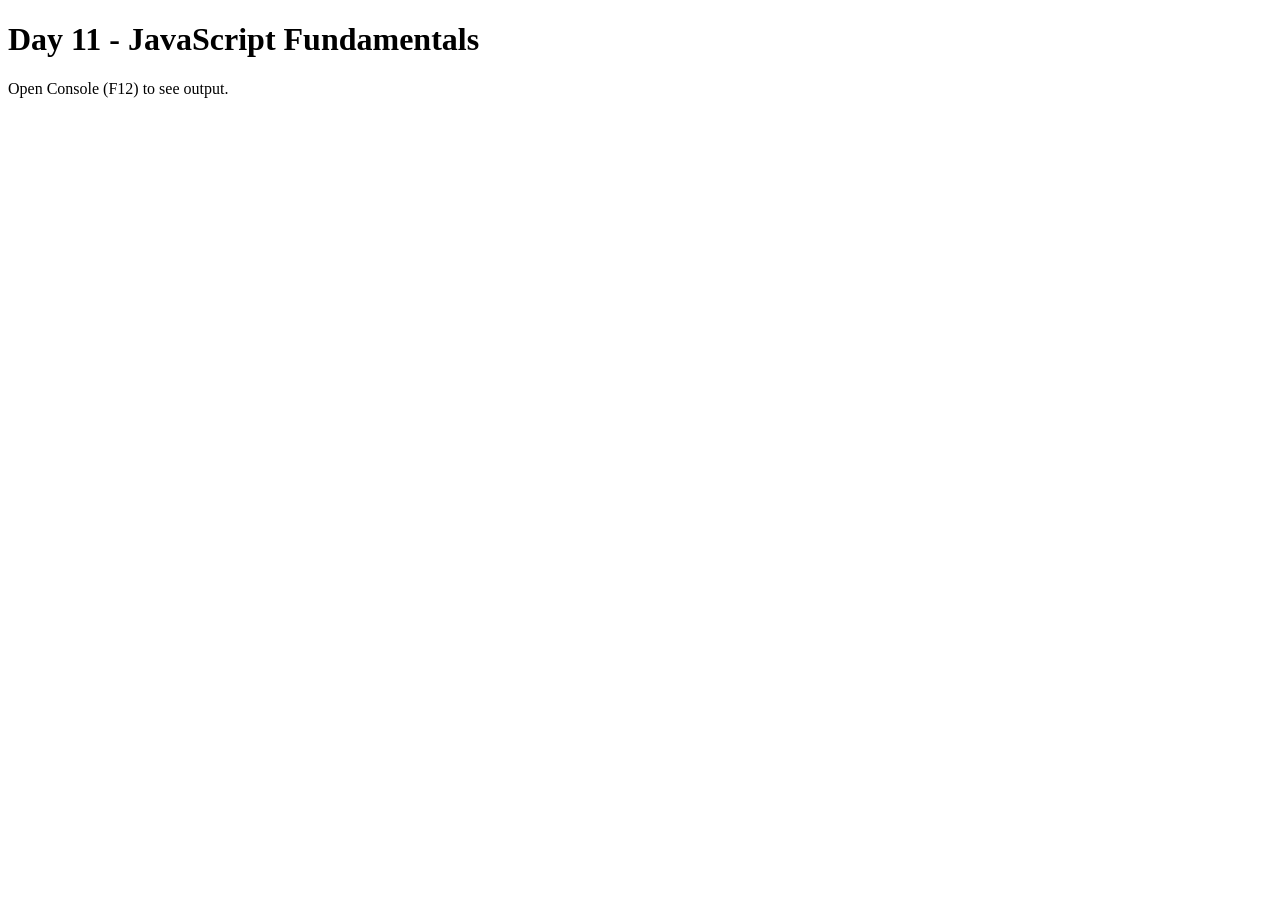
<file: Day-11/index.html>
<!DOCTYPE html>
<html>
<head><title>Day 11 - JS Fundamentals</title></head>
<body>
    <h1>Day 11 - JavaScript Fundamentals</h1>
    <p>Open Console (F12) to see output.</p>
    <script>
        // Variables
        let name = "Ali";
        const age = 25;
        var city = "Karachi";
        
        // Data Types
        let isStudent = true;
        let score = null;
        let future; // undefined
        
        // Operators
        let a = 10, b = 3;
        let sum = a + b;
        let isGreater = a > b;
        let isEqual = (a === 10);
        
        console.log("Name:", name);
        console.log("Age:", age);
        console.log("City:", city);
        console.log("Is Student:", isStudent);
        console.log("Score:", score);
        console.log("Future:", future);
        console.log("Sum:", sum);
        console.log("Is a > b?", isGreater);
        console.log("Is a equal to 10?", isEqual);
        
        // String concatenation
        let greeting = "Hello, " + name + "!";
        console.log(greeting);
        
        // Template literal
        let message = `Welcome to Day 11, ${name}. You are ${age} years old.`;
        console.log(message);
    </script>
</body>
</html>
</file>
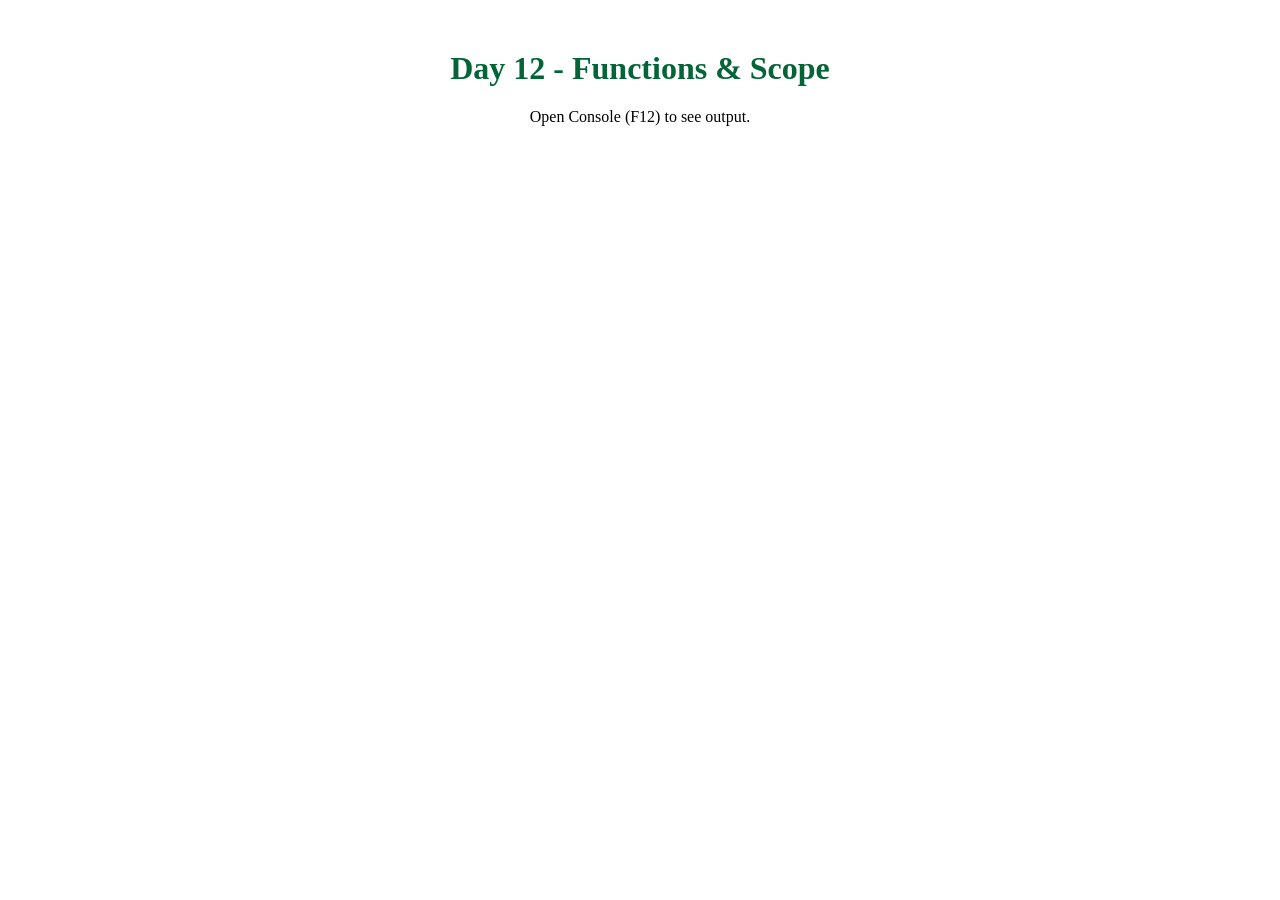
<file: Day-12/index.html>
<!DOCTYPE html>
<html lang="en">
<head>
    <meta charset="UTF-8">
    <meta name="viewport" content="width=device-width, initial-scale=1.0">
    <title>Day 12 - Functions & Scope (Utility Functions)</title>
</head>
<body>
    <h1 style="color: #036537; text-align: center; margin-top: 50px;">Day 12 - Functions & Scope</h1>
    <p style="text-align: center;">Open Console (F12) to see output.</p>

    <script>
        // ===============================
        // 1. FUNCTION DECLARATION
        // ===============================
        function add(a, b) {
            return a + b;
        }

        function subtract(a, b) {
            return a - b;
        }

        function multiply(a, b) {
            return a * b;
        }

        function divide(a, b) {
            if (b === 0) {
                return "Error: Division by zero";
            }
            return a / b;
        }

        // ===============================
        // 2. FUNCTION EXPRESSION
        // ===============================
        const isEven = function(num) {
            return num % 2 === 0;
        };

        // ===============================
        // 3. ARROW FUNCTION (ES6)
        // ===============================
        const capitalize = (str) => {
            if (str.length === 0) return "";
            return str.charAt(0).toUpperCase() + str.slice(1);
        };

        const reverseString = (str) => {
            return str.split('').reverse().join('');
        };

        const factorial = (num) => {
            if (num < 0) return "Error: Negative number";
            if (num === 0 || num === 1) return 1;
            let result = 1;
            for (let i = 2; i <= num; i++) {
                result *= i;
            }
            return result;
        };

        const randomInt = (min, max) => {
            return Math.floor(Math.random() * (max - min + 1)) + min;
        };

        // ===============================
        // 4. SCOPE DEMO
        // ===============================
        let globalVar = "I am global"; // Global scope

        function scopeDemo() {
            let localVar = "I am local"; // Local scope (only accessible inside this function)
            console.log("Inside function - globalVar:", globalVar);
            console.log("Inside function - localVar:", localVar);
        }

        // ===============================
        // 5. TESTING UTILITY FUNCTIONS
        // ===============================
        console.log("========== UTILITY FUNCTIONS TEST ==========");

        console.log("\n--- Arithmetic ---");
        console.log(`add(10, 5) =`, add(10, 5));
        console.log(`subtract(10, 5) =`, subtract(10, 5));
        console.log(`multiply(10, 5) =`, multiply(10, 5));
        console.log(`divide(10, 5) =`, divide(10, 5));
        console.log(`divide(10, 0) =`, divide(10, 0));

        console.log("\n--- Even/Odd Check ---");
        console.log(`isEven(4) =`, isEven(4));
        console.log(`isEven(7) =`, isEven(7));

        console.log("\n--- String Utilities ---");
        console.log(`capitalize("farhan") =`, capitalize("farhan"));
        console.log(`reverseString("hello") =`, reverseString("hello"));
        console.log(`isPalindrome("racecar") =`, isPalindrome("racecar"));
        console.log(`isPalindrome("hello") =`, isPalindrome("hello"));

        console.log("\n--- Math Utilities ---");
        console.log(`factorial(5) =`, factorial(5));
        console.log(`factorial(0) =`, factorial(0));
        console.log(`randomInt(1, 10) =`, randomInt(1, 10));

        console.log("\n--- Scope Demo ---");
        scopeDemo();
        console.log("globalVar outside function:", globalVar);

        console.log("\n========== ALL TESTS PASSED ==========");
    </script>
</body>
</html>
</file>
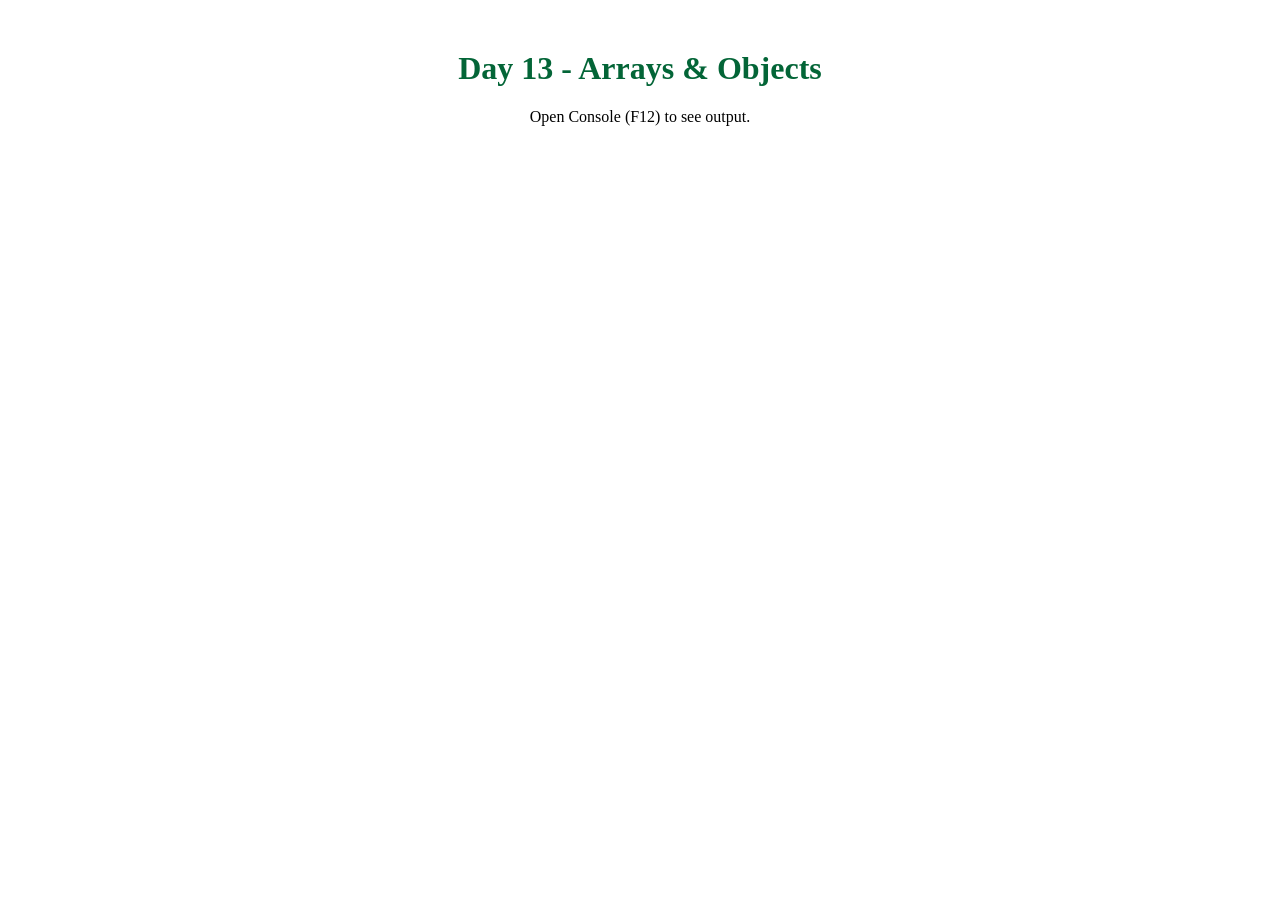
<file: Day-13/index.html>
<!DOCTYPE html>
<html lang="en">
<head>
    <meta charset="UTF-8">
    <meta name="viewport" content="width=device-width, initial-scale=1.0">
    <title>Day 13 - Arrays & Objects (Data Processing)</title>
</head>
<body>
    <h1 style="color: #036537; text-align: center; margin-top: 50px;">Day 13 - Arrays & Objects</h1>
    <p style="text-align: center;">Open Console (F12) to see output.</p>

    <script>
        // ===============================
        // 1. DATASET (Array of Objects)
        // ===============================
        const employees = [
            { id: 1, name: "Ali Khan", age: 28, salary: 65000, department: "Engineering", isExperienced: true },
            { id: 2, name: "Sara Ahmed", age: 34, salary: 82000, department: "Marketing", isExperienced: true },
            { id: 3, name: "Usman Malik", age: 22, salary: 45000, department: "Design", isExperienced: false },
            { id: 4, name: "Fatima Noor", age: 29, salary: 72000, department: "Engineering", isExperienced: true },
            { id: 5, name: "Bilal Hassan", age: 24, salary: 51000, department: "Sales", isExperienced: false },
            { id: 6, name: "Zara Sheikh", age: 31, salary: 93000, department: "Engineering", isExperienced: true }
        ];

        console.log("========== ORIGINAL EMPLOYEES DATA ==========");
        console.table(employees);  // Table view in console

        // ===============================
        // 2. HIGHER ORDER FUNCTIONS
        // ===============================

        // --- 2a. filter() ---
        // Employees with salary > 50,000
        const highEarners = employees.filter(emp => emp.salary > 50000);
        console.log("\n--- Filter: High Earners (>50k) ---");
        console.table(highEarners);

        // --- 2b. map() ---
        // Get only names of all employees
        const names = employees.map(emp => emp.name);
        console.log("\n--- Map: All Employee Names ---");
        console.log(names);

        // --- 2c. reduce() ---
        // Calculate total salary
        const totalSalary = employees.reduce((acc, emp) => acc + emp.salary, 0);
        const averageSalary = (totalSalary / employees.length).toFixed(2);
        console.log("\n--- Reduce: Total & Average Salary ---");
        console.log(`Total Salary: $${totalSalary.toLocaleString()}`);
        console.log(`Average Salary: $${averageSalary}`);

        // --- 2d. find() ---
        // Find employee by ID
        const employeeId = 3;
        const foundEmp = employees.find(emp => emp.id === employeeId);
        console.log(`\n--- Find: Employee with ID ${employeeId} ---`);
        console.log(foundEmp);

        // --- 2e. sort() ---
        // Sort employees by age (ascending)
        const sortedByAge = [...employees].sort((a, b) => a.age - b.age);  // spread to copy
        console.log("\n--- Sort: Employees by Age (Ascending) ---");
        console.table(sortedByAge);

        // Sort employees by salary (descending)
        const sortedBySalary = [...employees].sort((a, b) => b.salary - a.salary);
        console.log("\n--- Sort: Employees by Salary (Descending) ---");
        console.table(sortedBySalary);

        // --- 2f. some() and every() ---
        const hasYoungEmployee = employees.some(emp => emp.age < 25);
        const allExperienced = employees.every(emp => emp.isExperienced === true);
        console.log("\n--- Some / Every ---");
        console.log(`Any employee under 25? ${hasYoungEmployee}`);
        console.log(`All employees experienced? ${allExperienced}`);

        // --- 2g. forEach() ---
        // Print each employee's name and department
        console.log("\n--- forEach: Employee Details ---");
        employees.forEach(emp => {
            console.log(`${emp.name} works in ${emp.department}`);
        });

        // ===============================
        // 3. OBJECT DESTRUCTURING
        // ===============================
        console.log("\n--- Object Destructuring ---");
        const firstEmp = employees[0];
        const { name, age, salary } = firstEmp;
        console.log(`Destructured: Name=${name}, Age=${age}, Salary=${salary}`);

        // ===============================
        // 4. SPREAD OPERATOR (copy arrays)
        // ===============================
        console.log("\n--- Spread Operator ---");
        const newEmployee = { id: 7, name: "Hamza Ali", age: 26, salary: 58000, department: "HR", isExperienced: false };
        const updatedEmployees = [...employees, newEmployee];
        console.log(`Added new employee. Total employees: ${updatedEmployees.length}`);
        console.table(updatedEmployees.slice(-1));  // show last one

        // ===============================
        // 5. MUTATING METHODS (push, pop, shift, unshift)
        // ===============================
        console.log("\n--- Mutating Methods ---");
        const testArray = ["A", "B", "C"];
        console.log("Original:", testArray);
        testArray.push("D");        // adds to end
        console.log("After push D:", testArray);
        testArray.pop();            // removes from end
        console.log("After pop:", testArray);
        testArray.unshift("Start"); // adds to beginning
        console.log("After unshift Start:", testArray);
        testArray.shift();          // removes from beginning
        console.log("After shift:", testArray);

        // ===============================
        // 6. OBJECT.KEYS / VALUES / ENTRIES
        // ===============================
        console.log("\n--- Object Methods ---");
        const sample = { name: "Ahmed", city: "Karachi", country: "Pakistan" };
        console.log("Keys:", Object.keys(sample));
        console.log("Values:", Object.values(sample));
        console.log("Entries:", Object.entries(sample));

        // ===============================
        // 7. SUCCESS MESSAGE
        // ===============================
        console.log("\n========== ALL DATA PROCESSING TASKS COMPLETE ==========");
    </script>
</body>
</html>
</file>
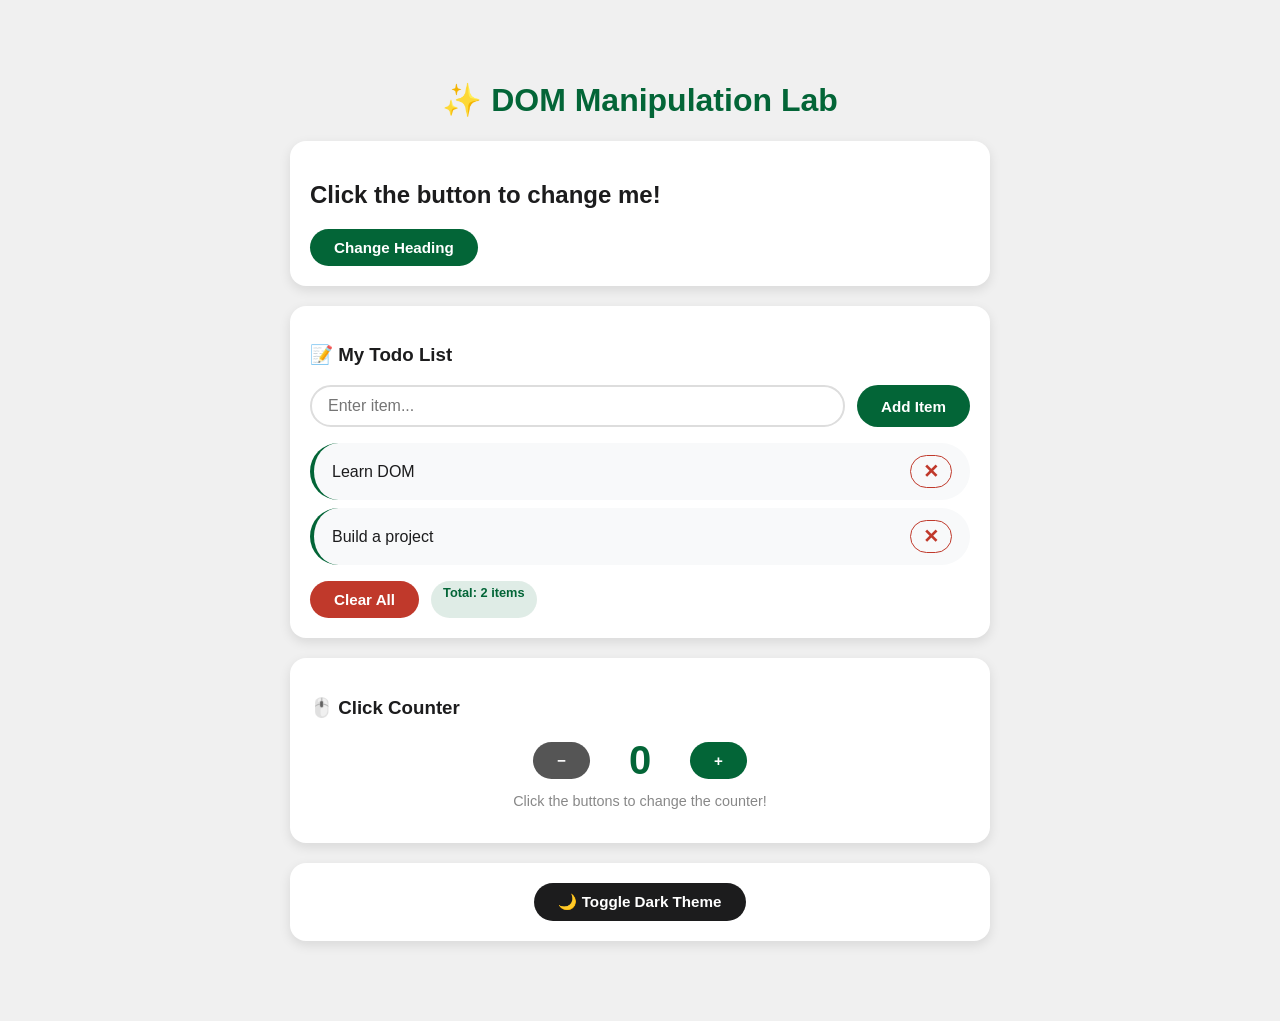
<file: Day-14/index.html>
<!DOCTYPE html>
<html lang="en">
<head>
    <meta charset="UTF-8" />
    <meta name="viewport" content="width=device-width, initial-scale=1.0" />
    <title>Day 14 - DOM Manipulation</title>
    <style>
        /* Base styles */
        body {
            font-family: 'Segoe UI', Tahoma, Geneva, Verdana, sans-serif;
            max-width: 700px;
            margin: 40px auto;
            padding: 20px;
            background: #f0f0f0;
            color: #1C1C1D;
            transition: background 0.3s, color 0.3s;
            border-radius: 20px;
        }

        h1 {
            color: #036537;
            text-align: center;
        }

        .card {
            background: white;
            padding: 20px;
            border-radius: 16px;
            box-shadow: 0 4px 12px rgba(0,0,0,0.1);
            margin: 20px 0;
            transition: background 0.3s;
        }

        .input-group {
            display: flex;
            gap: 12px;
            flex-wrap: wrap;
        }

        .input-group input {
            flex: 1;
            padding: 10px 16px;
            border: 2px solid #ddd;
            border-radius: 30px;
            font-size: 1rem;
            outline: none;
        }

        .input-group input:focus {
            border-color: #036537;
        }

        button {
            padding: 10px 24px;
            border: none;
            border-radius: 30px;
            background: #036537;
            color: white;
            font-weight: 600;
            cursor: pointer;
            transition: all 0.3s ease;
            font-size: 0.95rem;
        }

        button:hover {
            background: #048c4a;
            transform: scale(1.02);
        }

        .btn-danger {
            background: #c0392b;
        }

        .btn-danger:hover {
            background: #e74c3c;
        }

        .btn-secondary {
            background: #555;
        }

        .btn-secondary:hover {
            background: #777;
        }

        ul {
            list-style: none;
            padding: 0;
        }

        ul li {
            background: #f8f9fa;
            padding: 12px 18px;
            margin: 8px 0;
            border-radius: 30px;
            display: flex;
            justify-content: space-between;
            align-items: center;
            border-left: 4px solid #036537;
            transition: transform 0.2s;
        }

        ul li:hover {
            transform: translateX(5px);
        }

        ul li .delete-btn {
            background: transparent;
            color: #c0392b;
            padding: 4px 12px;
            font-size: 1.2rem;
            border: 1px solid #c0392b;
            border-radius: 30px;
        }

        ul li .delete-btn:hover {
            background: #c0392b;
            color: white;
            transform: scale(1.05);
        }

        .counter-box {
            display: flex;
            align-items: center;
            gap: 20px;
            justify-content: center;
        }

        .counter-box span {
            font-size: 2.5rem;
            font-weight: bold;
            min-width: 60px;
            text-align: center;
            color: #036537;
        }

        .theme-toggle {
            background: #1C1C1D;
            color: white;
        }

        .theme-toggle:hover {
            background: #333;
        }

        /* Dark theme class (toggle karenge) */
        .dark-theme {
            background: #1C1C1D;
            color: #CED6E3;
        }

        .dark-theme .card {
            background: #2a2a2b;
            box-shadow: 0 4px 12px rgba(0,0,0,0.5);
        }

        .dark-theme ul li {
            background: #333;
            border-left-color: #6fcf97;
            color: #F0D5A8;
        }

        .dark-theme .input-group input {
            background: #333;
            color: white;
            border-color: #555;
        }

        .dark-theme .theme-toggle {
            background: #036537;
            color: white;
        }

        .dark-theme .theme-toggle:hover {
            background: #048c4a;
        }

        .badge {
            background: #03653720;
            color: #036537;
            padding: 4px 12px;
            border-radius: 30px;
            font-size: 0.8rem;
            font-weight: 600;
        }

        .dark-theme .badge {
            background: #03653740;
            color: #6fcf97;
        }

        .action-row {
            display: flex;
            gap: 12px;
            flex-wrap: wrap;
            margin-top: 12px;
        }
    </style>
</head>
<body>
    <h1>✨ DOM Manipulation Lab</h1>

    <!-- ===== CARD 1: Dynamic Heading ===== -->
    <div class="card">
        <h2 id="mainHeading">Click the button to change me!</h2>
        <button id="changeHeadingBtn">Change Heading</button>
    </div>

    <!-- ===== CARD 2: Add/Remove Items ===== -->
    <div class="card">
        <h3>📝 My Todo List</h3>
        <div class="input-group">
            <input type="text" id="itemInput" placeholder="Enter item..." />
            <button id="addItemBtn">Add Item</button>
        </div>
        <ul id="itemList">
            <li>Learn DOM <button class="delete-btn" data-item="Learn DOM">✕</button></li>
            <li>Build a project <button class="delete-btn" data-item="Build a project">✕</button></li>
        </ul>
        <div class="action-row">
            <button class="btn-danger" id="clearAllBtn">Clear All</button>
            <span class="badge" id="itemCount">Total: 2 items</span>
        </div>
    </div>

    <!-- ===== CARD 3: Click Counter ===== -->
    <div class="card">
        <h3>🖱️ Click Counter</h3>
        <div class="counter-box">
            <button id="decBtn" class="btn-secondary">−</button>
            <span id="counterDisplay">0</span>
            <button id="incBtn">+</button>
        </div>
        <p style="text-align: center; margin-top: 10px; font-size: 0.9rem; color: #888;">
            Click the buttons to change the counter!
        </p>
    </div>

    <!-- ===== CARD 4: Theme Toggle ===== -->
    <div class="card" style="text-align: center;">
        <button id="themeToggleBtn" class="theme-toggle">🌙 Toggle Dark Theme</button>
    </div>

    <script>
        // =============================================
        // 1. DYNAMIC HEADING (textContent)
        // =============================================
        const heading = document.getElementById('mainHeading');
        const changeHeadingBtn = document.getElementById('changeHeadingBtn');

        const headingMessages = [
            "DOM is awesome!",
            "You're learning JavaScript!",
            "Far Solutions Bootcamp!",
            "Keep going, you're doing great!",
            "Build the Future!"
        ];
        let headingIndex = 0;

        changeHeadingBtn.addEventListener('click', () => {
            headingIndex = (headingIndex + 1) % headingMessages.length;
            heading.textContent = headingMessages[headingIndex];
        });

        // =============================================
        // 2. ADD / REMOVE ITEMS (createElement, appendChild, remove)
        // =============================================
        const itemInput = document.getElementById('itemInput');
        const addBtn = document.getElementById('addItemBtn');
        const itemList = document.getElementById('itemList');
        const clearAllBtn = document.getElementById('clearAllBtn');
        const itemCount = document.getElementById('itemCount');

        // Helper: Update item count
        function updateCount() {
            const total = itemList.children.length;
            itemCount.textContent = `Total: ${total} items`;
        }

        // Helper: Add delete listener to a single item
        function attachDeleteListener(li) {
            const deleteBtn = li.querySelector('.delete-btn');
            if (deleteBtn) {
                deleteBtn.addEventListener('click', function(e) {
                    e.stopPropagation();
                    li.remove();  // removes the whole li
                    updateCount();
                });
            }
        }

        // Helper: Create a new list item
        function createListItem(text) {
            const li = document.createElement('li');
            li.innerHTML = `${text} <button class="delete-btn">✕</button>`;
            attachDeleteListener(li);
            return li;
        }

        // Add item on button click
        addBtn.addEventListener('click', () => {
            const text = itemInput.value.trim();
            if (text === '') {
                alert('Please enter some text!');
                return;
            }
            const newItem = createListItem(text);
            itemList.appendChild(newItem);
            itemInput.value = ''; // clear input
            itemInput.focus();
            updateCount();
        });

        // Add item on Enter key press
        itemInput.addEventListener('keypress', (e) => {
            if (e.key === 'Enter') {
                addBtn.click();
            }
        });

        // Clear all items
        clearAllBtn.addEventListener('click', () => {
            if (itemList.children.length === 0) {
                alert('List is already empty!');
                return;
            }
            if (confirm('Delete all items?')) {
                itemList.innerHTML = ''; // removes all children
                updateCount();
            }
        });

        // Attach delete listeners to existing items (from HTML)
        document.querySelectorAll('#itemList li').forEach(li => {
            attachDeleteListener(li);
        });
        updateCount();

        // =============================================
        // 3. CLICK COUNTER (style manipulation)
        // =============================================
        const counterDisplay = document.getElementById('counterDisplay');
        const incBtn = document.getElementById('incBtn');
        const decBtn = document.getElementById('decBtn');
        let count = 0;

        function updateCounter() {
            counterDisplay.textContent = count;
            // Change color based on value (style property)
            if (count > 0) {
                counterDisplay.style.color = '#036537';
            } else if (count < 0) {
                counterDisplay.style.color = '#c0392b';
            } else {
                counterDisplay.style.color = '#036537';
            }
            // Scale animation (just for fun)
            counterDisplay.style.transform = 'scale(1.2)';
            setTimeout(() => {
                counterDisplay.style.transform = 'scale(1)';
            }, 150);
        }

        incBtn.addEventListener('click', () => {
            count++;
            updateCounter();
        });

        decBtn.addEventListener('click', () => {
            count--;
            updateCounter();
        });

        // =============================================
        // 4. THEME TOGGLE (classList.toggle)
        // =============================================
        const themeToggleBtn = document.getElementById('themeToggleBtn');

        themeToggleBtn.addEventListener('click', () => {
            document.body.classList.toggle('dark-theme');
            // Change button text
            if (document.body.classList.contains('dark-theme')) {
                themeToggleBtn.textContent = '☀️ Toggle Light Theme';
            } else {
                themeToggleBtn.textContent = '🌙 Toggle Dark Theme';
            }
        });

        // =============================================
        // 5. EXTRA: Log success
        // =============================================
        console.log('Day 14 - DOM Manipulation is working!');
        console.log('Interact with the page to see DOM changes.');
    </script>
</body>
</html>
</file>
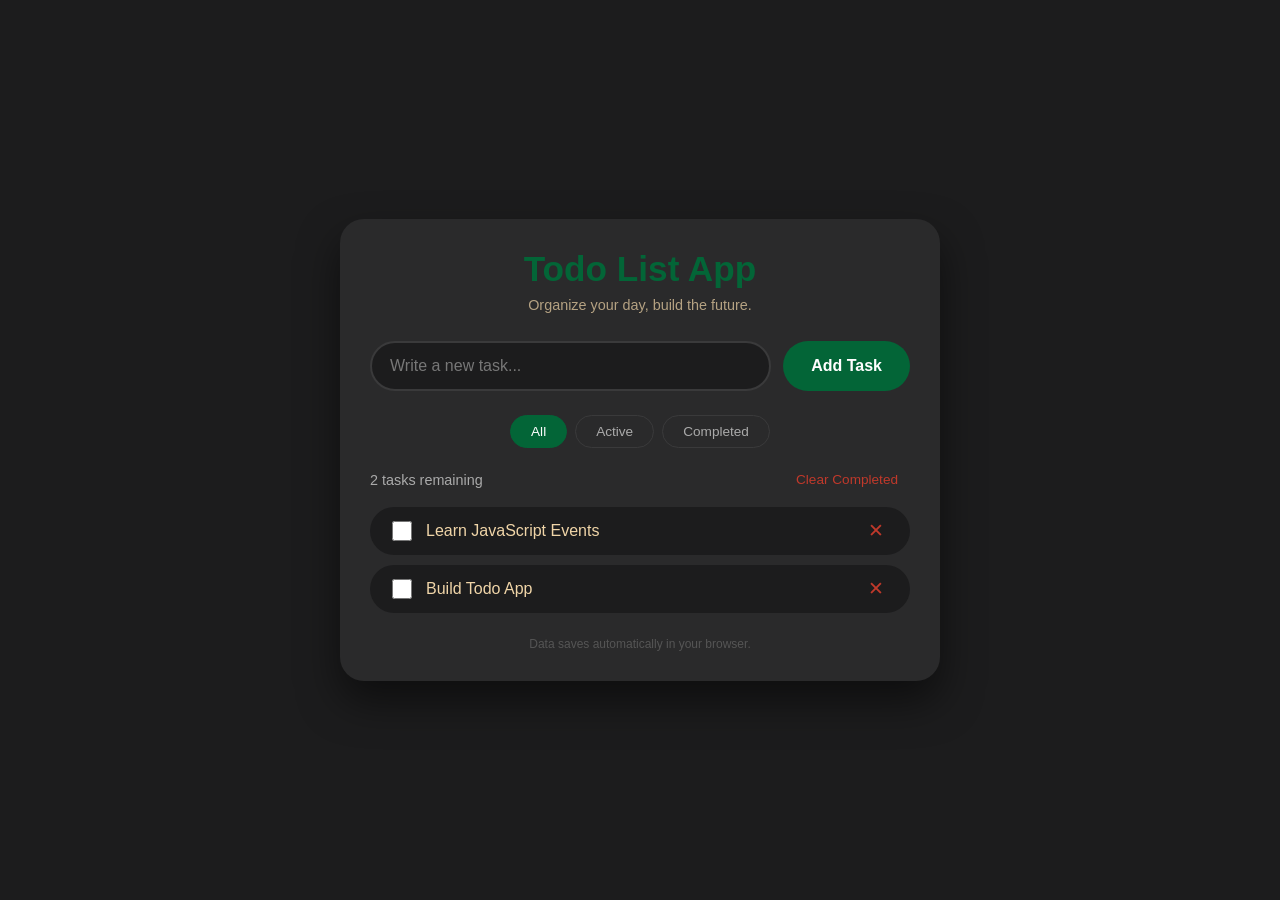
<file: Day-15/index.html>
<!DOCTYPE html>
<html lang="en">
<head>
    <meta charset="UTF-8" />
    <meta name="viewport" content="width=device-width, initial-scale=1.0" />
    <title>Day 15 - Interactive Todo App</title>
    <style>
        * {
            margin: 0;
            padding: 0;
            box-sizing: border-box;
        }

        body {
            font-family: 'Segoe UI', Tahoma, Geneva, Verdana, sans-serif;
            background: #1C1C1D;
            color: #CED6E3;
            display: flex;
            justify-content: center;
            align-items: center;
            min-height: 100vh;
            padding: 20px;
        }

        .container {
            max-width: 600px;
            width: 100%;
            background: #2a2a2b;
            padding: 30px;
            border-radius: 24px;
            box-shadow: 0 20px 40px rgba(0, 0, 0, 0.5);
        }

        h1 {
            text-align: center;
            color: #036537;
            margin-bottom: 8px;
            font-size: 2.2rem;
        }

        .sub-heading {
            text-align: center;
            color: #F0D5A8;
            font-size: 0.9rem;
            margin-bottom: 28px;
            opacity: 0.7;
        }

        /* Input Row */
        .input-row {
            display: flex;
            gap: 12px;
            margin-bottom: 24px;
        }

        .input-row input {
            flex: 1;
            padding: 14px 18px;
            border: 2px solid #3a3a3b;
            border-radius: 30px;
            background: #1C1C1D;
            color: #fff;
            font-size: 1rem;
            outline: none;
            transition: border-color 0.3s;
        }

        .input-row input:focus {
            border-color: #036537;
        }

        .input-row input::placeholder {
            color: #777;
        }

        .btn-primary {
            background: #036537;
            color: white;
            border: none;
            padding: 14px 28px;
            border-radius: 30px;
            font-weight: 600;
            cursor: pointer;
            transition: all 0.3s ease;
            font-size: 1rem;
            white-space: nowrap;
        }

        .btn-primary:hover {
            background: #048c4a;
            transform: scale(1.02);
        }

        /* Filter Bar */
        .filter-bar {
            display: flex;
            gap: 8px;
            flex-wrap: wrap;
            margin-bottom: 20px;
            justify-content: center;
        }

        .filter-btn {
            background: transparent;
            border: 1px solid #3a3a3b;
            color: #aaa;
            padding: 8px 20px;
            border-radius: 30px;
            cursor: pointer;
            transition: all 0.3s ease;
            font-size: 0.85rem;
            font-weight: 500;
        }

        .filter-btn:hover {
            border-color: #036537;
            color: #fff;
        }

        .filter-btn.active {
            background: #036537;
            border-color: #036537;
            color: white;
        }

        /* Task Counter */
        .task-stats {
            display: flex;
            justify-content: space-between;
            align-items: center;
            margin-bottom: 16px;
            font-size: 0.9rem;
            color: #aaa;
        }

        .clear-btn {
            background: transparent;
            border: none;
            color: #c0392b;
            cursor: pointer;
            font-size: 0.85rem;
            font-weight: 500;
            padding: 4px 12px;
            border-radius: 20px;
            transition: all 0.3s;
        }

        .clear-btn:hover {
            background: #c0392b20;
            color: #e74c3c;
        }

        /* Task List */
        #taskList {
            list-style: none;
            padding: 0;
            margin: 0;
        }

        .task-item {
            background: #1C1C1D;
            padding: 14px 18px;
            margin-bottom: 10px;
            border-radius: 30px;
            display: flex;
            align-items: center;
            gap: 14px;
            transition: all 0.3s ease;
            border-left: 4px solid transparent;
        }

        .task-item:hover {
            transform: translateX(4px);
            border-left-color: #036537;
        }

        .task-item.completed {
            opacity: 0.6;
        }

        .task-item.completed .task-text {
            text-decoration: line-through;
            color: #777;
        }

        .task-item input[type="checkbox"] {
            width: 20px;
            height: 20px;
            accent-color: #036537;
            cursor: pointer;
            flex-shrink: 0;
        }

        .task-text {
            flex: 1;
            word-break: break-word;
            color: #F0D5A8;
            font-size: 1rem;
        }

        .delete-btn {
            background: transparent;
            border: none;
            color: #c0392b;
            font-size: 1.2rem;
            cursor: pointer;
            padding: 0 8px;
            transition: all 0.3s;
            border-radius: 50%;
            line-height: 1;
        }

        .delete-btn:hover {
            color: #e74c3c;
            transform: scale(1.2);
        }

        .empty-msg {
            text-align: center;
            color: #555;
            padding: 40px 0;
            font-style: italic;
        }

        /* Footer */
        .footer-text {
            text-align: center;
            margin-top: 24px;
            font-size: 0.75rem;
            color: #555;
        }
    </style>
</head>
<body>

    <div class="container">
        <h1>Todo List App</h1>
        <p class="sub-heading">Organize your day, build the future.</p>

        <!-- Add Task Row -->
        <form id="taskForm" class="input-row">
            <input type="text" id="taskInput" placeholder="Write a new task..." required />
            <button type="submit" class="btn-primary">Add Task</button>
        </form>

        <!-- Filter Bar -->
        <div class="filter-bar">
            <button class="filter-btn active" data-filter="all">All</button>
            <button class="filter-btn" data-filter="active">Active</button>
            <button class="filter-btn" data-filter="completed">Completed</button>
        </div>

        <!-- Stats & Clear -->
        <div class="task-stats">
            <span id="taskCounter">0 tasks remaining</span>
            <button class="clear-btn" id="clearCompletedBtn">Clear Completed</button>
        </div>

        <!-- Task List -->
        <ul id="taskList">
            <!-- Dynamically rendered -->
        </ul>

        <p class="footer-text">Data saves automatically in your browser.</p>
    </div>

    <script>
        // =============================================
        // STATE
        // =============================================
        let tasks = [];
        let currentFilter = 'all'; // 'all', 'active', 'completed'

        // DOM references
        const taskForm = document.getElementById('taskForm');
        const taskInput = document.getElementById('taskInput');
        const taskList = document.getElementById('taskList');
        const taskCounter = document.getElementById('taskCounter');
        const clearCompletedBtn = document.getElementById('clearCompletedBtn');
        const filterBtns = document.querySelectorAll('.filter-btn');

        // =============================================
        // LOCAL STORAGE FUNCTIONS
        // =============================================
        function loadTasks() {
            const stored = localStorage.getItem('tasks');
            if (stored) {
                try {
                    tasks = JSON.parse(stored);
                } catch (e) {
                    tasks = [];
                }
            } else {
                // Default sample tasks
                tasks = [
                    { id: Date.now() + 1, text: 'Learn JavaScript Events', completed: false },
                    { id: Date.now() + 2, text: 'Build Todo App', completed: false },
                ];
            }
        }

        function saveTasks() {
            localStorage.setItem('tasks', JSON.stringify(tasks));
        }

        // =============================================
        // RENDER FUNCTION
        // =============================================
        function render() {
            // 1. Filter tasks
            let filteredTasks = tasks;
            if (currentFilter === 'active') {
                filteredTasks = tasks.filter(t => !t.completed);
            } else if (currentFilter === 'completed') {
                filteredTasks = tasks.filter(t => t.completed);
            }

            // 2. Update counter
            const activeCount = tasks.filter(t => !t.completed).length;
            taskCounter.textContent = `${activeCount} task${activeCount !== 1 ? 's' : ''} remaining`;

            // 3. Render list
            if (filteredTasks.length === 0) {
                taskList.innerHTML = `<li class="empty-msg">No tasks to show.</li>`;
                return;
            }

            let html = '';
            filteredTasks.forEach(task => {
                const checkedAttr = task.completed ? 'checked' : '';
                const completedClass = task.completed ? 'completed' : '';
                html += `
                    <li class="task-item ${completedClass}" data-id="${task.id}">
                        <input type="checkbox" ${checkedAttr} class="task-checkbox" />
                        <span class="task-text">${escapeHtml(task.text)}</span>
                        <button class="delete-btn" title="Delete task">✕</button>
                    </li>
                `;
            });
            taskList.innerHTML = html;

            // Update active filter button styles
            filterBtns.forEach(btn => {
                const filter = btn.dataset.filter;
                if (filter === currentFilter) {
                    btn.classList.add('active');
                } else {
                    btn.classList.remove('active');
                }
            });
        }

        // Helper: prevent XSS by escaping HTML
        function escapeHtml(text) {
            const div = document.createElement('div');
            div.textContent = text;
            return div.innerHTML;
        }

        // =============================================
        // CRUD OPERATIONS
        // =============================================

        // Add task
        function addTask(text) {
            const trimmed = text.trim();
            if (trimmed === '') return false;

            const newTask = {
                id: Date.now(),
                text: trimmed,
                completed: false,
            };
            tasks.push(newTask);
            saveTasks();
            render();
            return true;
        }

        // Delete task
        function deleteTask(taskId) {
            tasks = tasks.filter(t => t.id !== taskId);
            saveTasks();
            render();
        }

        // Toggle complete
        function toggleTask(taskId) {
            const task = tasks.find(t => t.id === taskId);
            if (task) {
                task.completed = !task.completed;
                saveTasks();
                render();
            }
        }

        // Clear completed
        function clearCompleted() {
            const hasCompleted = tasks.some(t => t.completed);
            if (!hasCompleted) {
                alert('No completed tasks to clear!');
                return;
            }
            if (confirm('Delete all completed tasks?')) {
                tasks = tasks.filter(t => !t.completed);
                saveTasks();
                render();
            }
        }

        // =============================================
        // EVENT LISTENERS
        // =============================================

        // 1. Form Submit (Add Task)
        taskForm.addEventListener('submit', function(e) {
            e.preventDefault();
            const text = taskInput.value;
            if (addTask(text)) {
                taskInput.value = '';
                taskInput.focus();
            } else {
                alert('Please enter a valid task.');
            }
        });

        // 2. Event Delegation: List clicks (Checkbox + Delete)
        taskList.addEventListener('click', function(e) {
            const target = e.target;
            const li = target.closest('.task-item');
            if (!li) return;

            const taskId = parseInt(li.dataset.id, 10);

            // Delete button clicked
            if (target.classList.contains('delete-btn')) {
                deleteTask(taskId);
                return;
            }

            // Checkbox clicked
            if (target.classList.contains('task-checkbox')) {
                toggleTask(taskId);
                return;
            }
        });

        // 3. Clear Completed
        clearCompletedBtn.addEventListener('click', clearCompleted);

        // 4. Filter Buttons
        filterBtns.forEach(btn => {
            btn.addEventListener('click', function() {
                const filter = this.dataset.filter;
                if (filter === currentFilter) return;
                currentFilter = filter;
                render();
            });
        });

        // 5. Keyboard shortcut: Escape to clear input
        taskInput.addEventListener('keydown', function(e) {
            if (e.key === 'Escape') {
                this.value = '';
                this.blur();
            }
        });

        // =============================================
        // INITIALIZE APP
        // =============================================
        loadTasks();
        render();
        console.log('Day 15 - Todo App is ready!');
    </script>

</body>
</html>
</file>
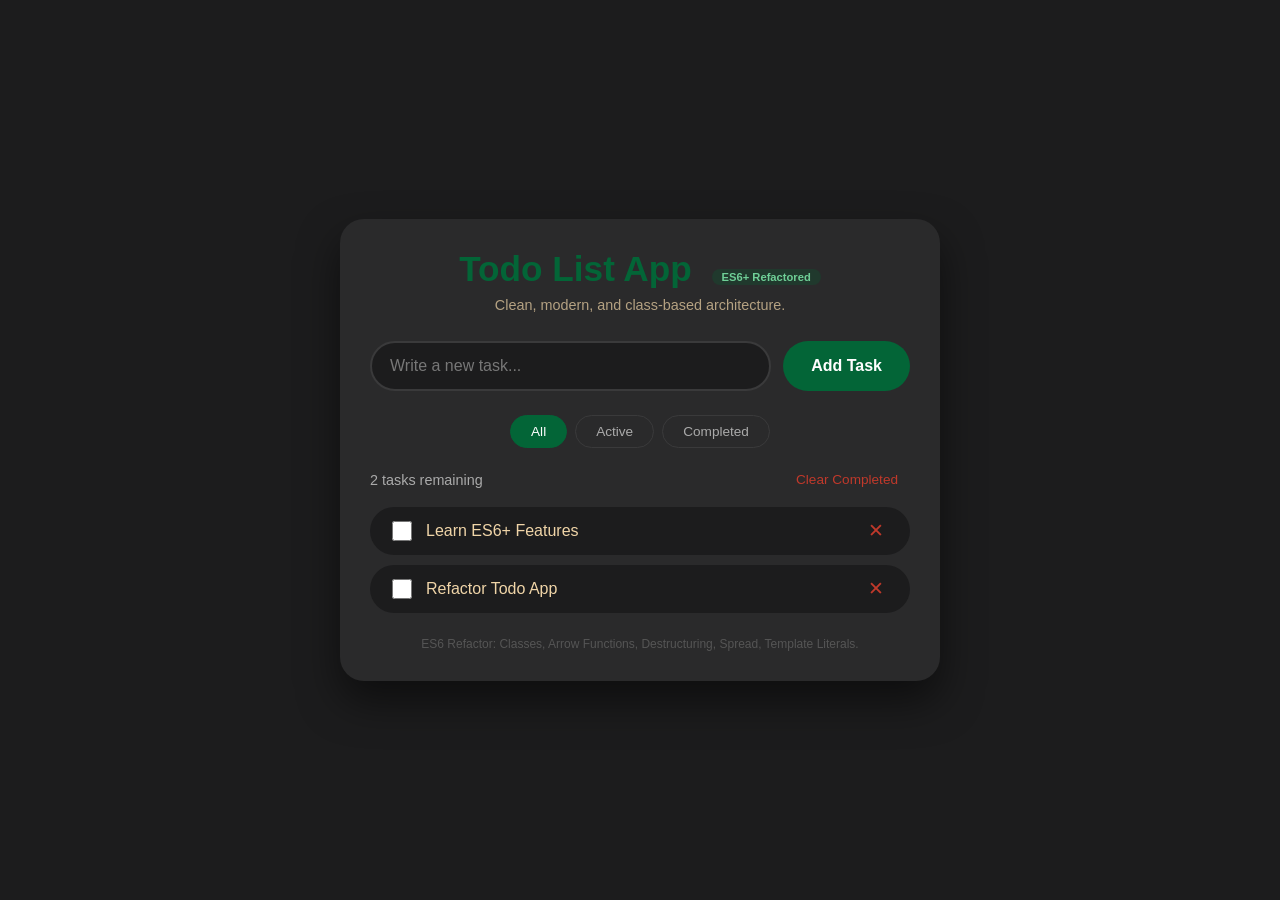
<file: Day-16/index.html>
<!DOCTYPE html>
<html lang="en">
<head>
    <meta charset="UTF-8" />
    <meta name="viewport" content="width=device-width, initial-scale=1.0" />
    <title>Day 16 - ES6+ Todo App (Refactored)</title>
    <style>
        /* Same styles as Day 15*/
        * {
            margin: 0;
            padding: 0;
            box-sizing: border-box;
        }
        body {
            font-family: 'Segoe UI', Tahoma, Geneva, Verdana, sans-serif;
            background: #1C1C1D;
            color: #CED6E3;
            display: flex;
            justify-content: center;
            align-items: center;
            min-height: 100vh;
            padding: 20px;
        }
        .container {
            max-width: 600px;
            width: 100%;
            background: #2a2a2b;
            padding: 30px;
            border-radius: 24px;
            box-shadow: 0 20px 40px rgba(0, 0, 0, 0.5);
        }
        h1 {
            text-align: center;
            color: #036537;
            margin-bottom: 8px;
            font-size: 2.2rem;
        }
        .sub-heading {
            text-align: center;
            color: #F0D5A8;
            font-size: 0.9rem;
            margin-bottom: 28px;
            opacity: 0.7;
        }
        .input-row {
            display: flex;
            gap: 12px;
            margin-bottom: 24px;
        }
        .input-row input {
            flex: 1;
            padding: 14px 18px;
            border: 2px solid #3a3a3b;
            border-radius: 30px;
            background: #1C1C1D;
            color: #fff;
            font-size: 1rem;
            outline: none;
            transition: border-color 0.3s;
        }
        .input-row input:focus {
            border-color: #036537;
        }
        .input-row input::placeholder {
            color: #777;
        }
        .btn-primary {
            background: #036537;
            color: white;
            border: none;
            padding: 14px 28px;
            border-radius: 30px;
            font-weight: 600;
            cursor: pointer;
            transition: all 0.3s ease;
            font-size: 1rem;
            white-space: nowrap;
        }
        .btn-primary:hover {
            background: #048c4a;
            transform: scale(1.02);
        }
        .filter-bar {
            display: flex;
            gap: 8px;
            flex-wrap: wrap;
            margin-bottom: 20px;
            justify-content: center;
        }
        .filter-btn {
            background: transparent;
            border: 1px solid #3a3a3b;
            color: #aaa;
            padding: 8px 20px;
            border-radius: 30px;
            cursor: pointer;
            transition: all 0.3s ease;
            font-size: 0.85rem;
            font-weight: 500;
        }
        .filter-btn:hover {
            border-color: #036537;
            color: #fff;
        }
        .filter-btn.active {
            background: #036537;
            border-color: #036537;
            color: white;
        }
        .task-stats {
            display: flex;
            justify-content: space-between;
            align-items: center;
            margin-bottom: 16px;
            font-size: 0.9rem;
            color: #aaa;
        }
        .clear-btn {
            background: transparent;
            border: none;
            color: #c0392b;
            cursor: pointer;
            font-size: 0.85rem;
            font-weight: 500;
            padding: 4px 12px;
            border-radius: 20px;
            transition: all 0.3s;
        }
        .clear-btn:hover {
            background: #c0392b20;
            color: #e74c3c;
        }
        #taskList {
            list-style: none;
            padding: 0;
            margin: 0;
        }
        .task-item {
            background: #1C1C1D;
            padding: 14px 18px;
            margin-bottom: 10px;
            border-radius: 30px;
            display: flex;
            align-items: center;
            gap: 14px;
            transition: all 0.3s ease;
            border-left: 4px solid transparent;
        }
        .task-item:hover {
            transform: translateX(4px);
            border-left-color: #036537;
        }
        .task-item.completed {
            opacity: 0.6;
        }
        .task-item.completed .task-text {
            text-decoration: line-through;
            color: #777;
        }
        .task-item input[type="checkbox"] {
            width: 20px;
            height: 20px;
            accent-color: #036537;
            cursor: pointer;
            flex-shrink: 0;
        }
        .task-text {
            flex: 1;
            word-break: break-word;
            color: #F0D5A8;
            font-size: 1rem;
        }
        .delete-btn {
            background: transparent;
            border: none;
            color: #c0392b;
            font-size: 1.2rem;
            cursor: pointer;
            padding: 0 8px;
            transition: all 0.3s;
            border-radius: 50%;
            line-height: 1;
        }
        .delete-btn:hover {
            color: #e74c3c;
            transform: scale(1.2);
        }
        .empty-msg {
            text-align: center;
            color: #555;
            padding: 40px 0;
            font-style: italic;
        }
        .footer-text {
            text-align: center;
            margin-top: 24px;
            font-size: 0.75rem;
            color: #555;
        }
        .badge-es6 {
            display: inline-block;
            background: #03653740;
            color: #6fcf97;
            padding: 2px 10px;
            border-radius: 20px;
            font-size: 0.7rem;
            margin-left: 10px;
        }
    </style>
</head>
<body>

    <div class="container">
        <h1>Todo List App <span class="badge-es6">ES6+ Refactored</span></h1>
        <p class="sub-heading">Clean, modern, and class-based architecture.</p>

        <form id="taskForm" class="input-row">
            <input type="text" id="taskInput" placeholder="Write a new task..." required />
            <button type="submit" class="btn-primary">Add Task</button>
        </form>

        <div class="filter-bar">
            <button class="filter-btn active" data-filter="all">All</button>
            <button class="filter-btn" data-filter="active">Active</button>
            <button class="filter-btn" data-filter="completed">Completed</button>
        </div>

        <div class="task-stats">
            <span id="taskCounter">0 tasks remaining</span>
            <button class="clear-btn" id="clearCompletedBtn">Clear Completed</button>
        </div>

        <ul id="taskList"></ul>
        <p class="footer-text">ES6 Refactor: Classes, Arrow Functions, Destructuring, Spread, Template Literals.</p>
    </div>

    <script>
        // ============================================================
        //  ES6+ TODO APP - Refactored using CLASSES & MODERN SYNTAX
        // ============================================================

        class TodoApp {
            // Class properties (using ES6 field declarations)
            tasks = [];
            currentFilter = 'all';

            // DOM elements (set in constructor)
            taskInput = document.getElementById('taskInput');
            taskForm = document.getElementById('taskForm');
            taskList = document.getElementById('taskList');
            taskCounter = document.getElementById('taskCounter');
            clearCompletedBtn = document.getElementById('clearCompletedBtn');
            filterBtns = document.querySelectorAll('.filter-btn');

            // ----- Constructor -----
            constructor() {
                this.loadTasks();
                this.render();

                // Bind event listeners
                this.taskForm.addEventListener('submit', this.handleAddTask.bind(this));
                this.taskList.addEventListener('click', this.handleListClick.bind(this));
                this.clearCompletedBtn.addEventListener('click', this.handleClearCompleted.bind(this));
                this.filterBtns.forEach(btn => {
                    btn.addEventListener('click', this.handleFilterClick.bind(this));
                });
                this.taskInput.addEventListener('keydown', this.handleInputKeydown.bind(this));

                console.log('ES6+ Todo App initialized!');
            }

            // ----- Local Storage -----
            loadTasks = () => {
                const stored = localStorage.getItem('tasks');
                if (stored) {
                    try {
                        this.tasks = JSON.parse(stored);
                    } catch (e) {
                        this.tasks = [];
                    }
                } else {
                    // Default sample tasks using spread operator for demonstration
                    const defaultTasks = [
                        { id: Date.now() + 1, text: 'Learn ES6+ Features', completed: false },
                        { id: Date.now() + 2, text: 'Refactor Todo App', completed: false },
                    ];
                    this.tasks = [...defaultTasks]; // Spread operator (copying array)
                }
            };

            saveTasks = () => {
                localStorage.setItem('tasks', JSON.stringify(this.tasks));
            };

            // ----- Getters (using computed properties) -----
            get activeTasks() {
                return this.tasks.filter((task) => !task.completed);
            }

            get completedTasks() {
                return this.tasks.filter((task) => task.completed);
            }

            get filteredTasks() {
                // Using object mapping for cleaner filter logic
                const filters = {
                    all: this.tasks,
                    active: this.activeTasks,
                    completed: this.completedTasks,
                };
                // Optional chaining (?.) - if filter doesn't exist, fallback to all
                return filters[this.currentFilter] ?? filters.all;
            }

            // ----- Render (using Destructuring & Template Literals) -----
            render = () => {
                const { filteredTasks, tasks, currentFilter } = this;

                // Update counter using template literals
                const activeCount = this.activeTasks.length;
                this.taskCounter.textContent = `${activeCount} task${activeCount !== 1 ? 's' : ''} remaining`;

                // Render list
                if (filteredTasks.length === 0) {
                    this.taskList.innerHTML = `<li class="empty-msg">No tasks to show. 🎉</li>`;
                } else {
                    // Map using arrow function and destructuring in parameters
                    const listHtml = filteredTasks
                        .map(({ id, text, completed }) => {
                            // Using template literals for HTML
                            return `
                                <li class="task-item ${completed ? 'completed' : ''}" data-id="${id}">
                                    <input type="checkbox" ${completed ? 'checked' : ''} class="task-checkbox" />
                                    <span class="task-text">${this.escapeHtml(text)}</span>
                                    <button class="delete-btn" title="Delete task">✕</button>
                                </li>
                            `;
                        })
                        .join(''); // Join array into single string

                    this.taskList.innerHTML = listHtml;
                }

                // Update active filter buttons (using forEach with arrow)
                this.filterBtns.forEach((btn) => {
                    const filter = btn.dataset.filter;
                    btn.classList.toggle('active', filter === currentFilter);
                });
            };

            // ----- Helper (ES6 static-like method) -----
            escapeHtml = (text) => {
                const div = document.createElement('div');
                div.textContent = text;
                return div.innerHTML;
            };

            // ----- CRUD Operations (using ES6 methods) -----

            // Add task using spread operator to create new array (immutability practice)
            addTask = (text) => {
                const trimmed = text.trim();
                if (!trimmed) return false;

                const newTask = {
                    id: Date.now(),
                    text: trimmed,
                    completed: false,
                };
                // Using spread to create a new array (immutable pattern)
                this.tasks = [...this.tasks, newTask];
                this.saveTasks();
                this.render();
                return true;
            };

            // Delete task using filter (immutable)
            deleteTask = (id) => {
                this.tasks = this.tasks.filter((task) => task.id !== id);
                this.saveTasks();
                this.render();
            };

            // Toggle using map (immutable)
            toggleTask = (id) => {
                this.tasks = this.tasks.map((task) =>
                    task.id === id ? { ...task, completed: !task.completed } : task // Spread operator for object copy
                );
                this.saveTasks();
                this.render();
            };

            // Clear completed using filter
            clearCompleted = () => {
                const hasCompleted = this.completedTasks.length > 0;
                if (!hasCompleted) {
                    alert('No completed tasks to clear!');
                    return;
                }
                if (confirm('Delete all completed tasks?')) {
                    this.tasks = this.tasks.filter((task) => !task.completed);
                    this.saveTasks();
                    this.render();
                }
            };

            // ----- Event Handlers (Arrow functions for lexical 'this') -----

            handleAddTask = (e) => {
                e.preventDefault(); // Prevent page reload
                const text = this.taskInput.value;
                if (this.addTask(text)) {
                    this.taskInput.value = '';
                    this.taskInput.focus();
                } else {
                    alert('Please enter a valid task.');
                }
            };

            handleListClick = (e) => {
                const target = e.target;
                const li = target.closest('.task-item');
                if (!li) return;

                // Using optional chaining to safely get dataset.id, fallback to 0 if null
                const id = Number(li?.dataset?.id ?? 0);
                if (!id) return;

                if (target.classList.contains('delete-btn')) {
                    this.deleteTask(id);
                } else if (target.classList.contains('task-checkbox')) {
                    this.toggleTask(id);
                }
            };

            handleClearCompleted = () => {
                this.clearCompleted();
            };

            handleFilterClick = (e) => {
                const filter = e.currentTarget.dataset.filter;
                if (filter === this.currentFilter) return;
                this.currentFilter = filter;
                this.render();
            };

            handleInputKeydown = (e) => {
                if (e.key === 'Escape') {
                    this.taskInput.value = '';
                    this.taskInput.blur();
                }
            };
        }

        // ============================================================
        //  INITIALIZE APP (Instantiate the class)
        // ============================================================
        document.addEventListener('DOMContentLoaded', () => {
            const app = new TodoApp();
            // Expose app to console for debugging (optional)
            window.app = app;
        });
    </script>
</body>
</html>
</file>
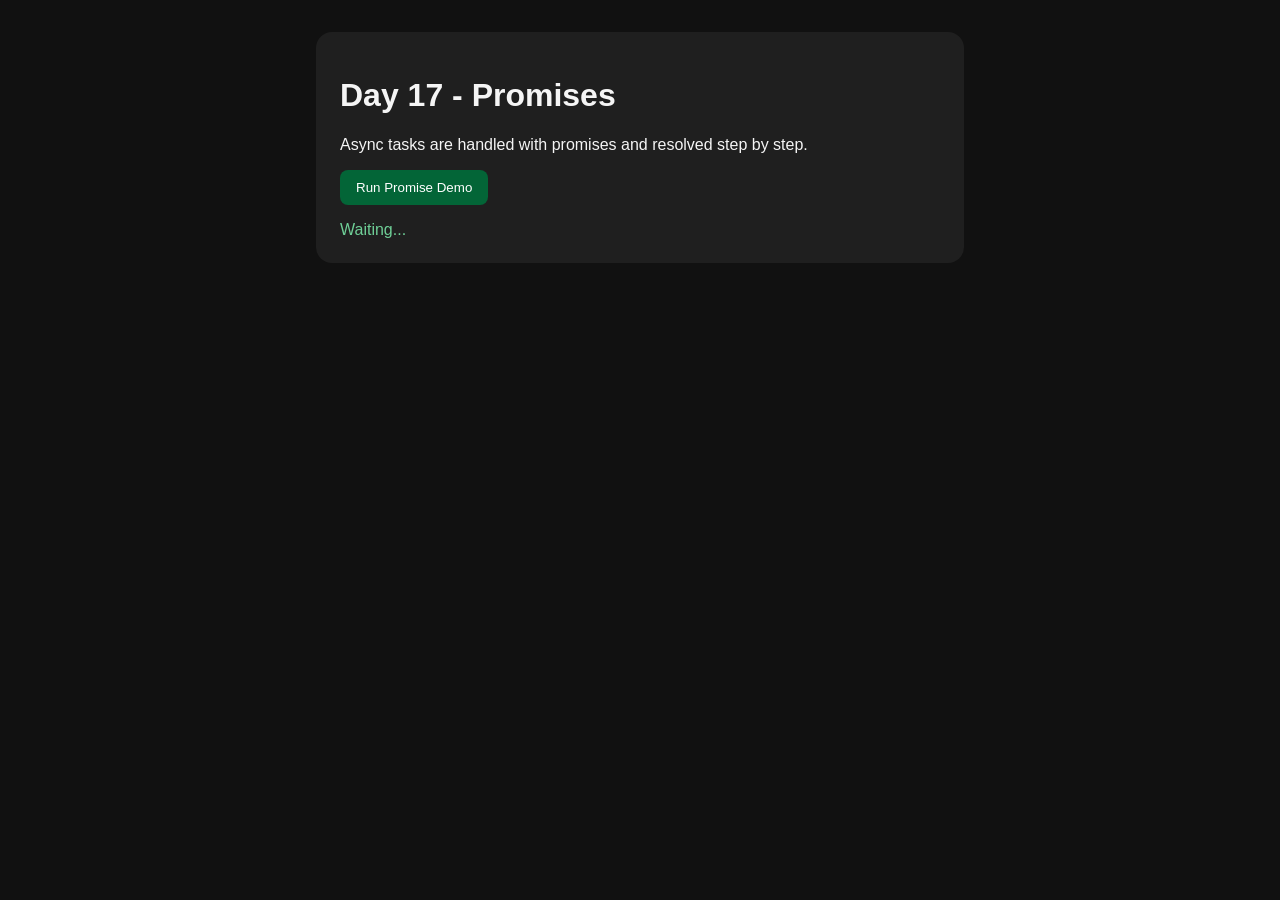
<file: Day-17/index.html>
<!DOCTYPE html>
<html lang="en">
<head>
  <meta charset="UTF-8" />
  <meta name="viewport" content="width=device-width, initial-scale=1.0" />
  <title>Day 17 - Promises</title>
  <style>body{font-family:Segoe UI,sans-serif;background:#111;color:#f5f5f5;padding:24px;} .card{max-width:600px;margin:auto;background:#1f1f1f;padding:24px;border-radius:16px;} button{padding:10px 16px;border:none;border-radius:8px;background:#036537;color:white;cursor:pointer;} #result{margin-top:16px;color:#6fcf97;}</style>
</head>
<body>
  <div class="card">
    <h1>Day 17 - Promises</h1>
    <p>Async tasks are handled with promises and resolved step by step.</p>
    <button id="runBtn">Run Promise Demo</button>
    <div id="result">Waiting...</div>
  </div>
  <script>
    const runBtn = document.getElementById('runBtn');
    const result = document.getElementById('result');
    runBtn.addEventListener('click', () => {
      result.textContent = 'Loading...';
      const task = new Promise((resolve) => {
        setTimeout(() => resolve('Promise completed successfully!'), 1500);
      });
      task.then((msg) => {
        result.textContent = msg;
      });
    });
  </script>
</body>
</html>
</file>
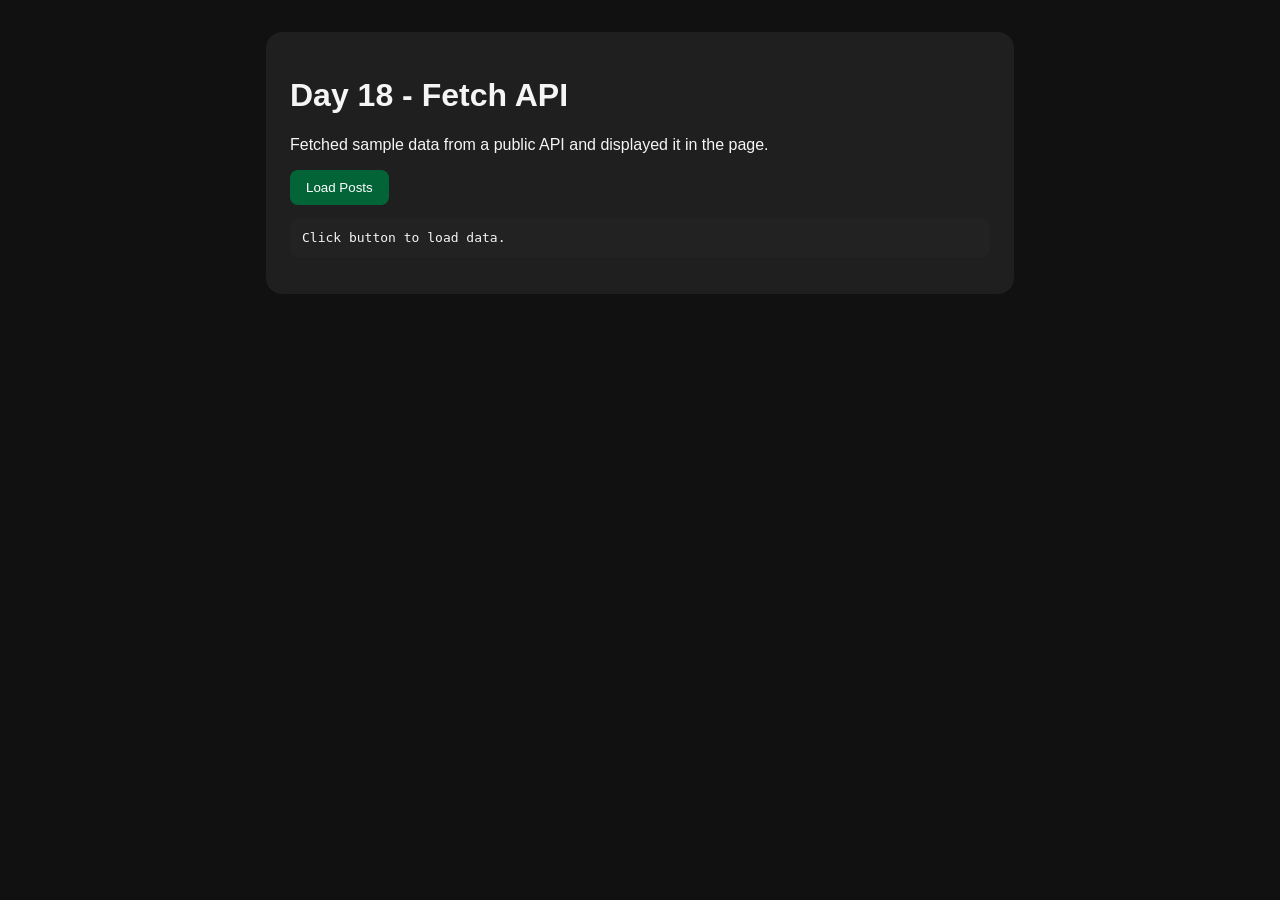
<file: Day-18/index.html>
<!DOCTYPE html>
<html lang="en">
<head>
  <meta charset="UTF-8" />
  <meta name="viewport" content="width=device-width, initial-scale=1.0" />
  <title>Day 18 - Fetch API</title>
  <style>body{font-family:Segoe UI,sans-serif;background:#111;color:#f5f5f5;padding:24px;} .card{max-width:700px;margin:auto;background:#1f1f1f;padding:24px;border-radius:16px;} button{padding:10px 16px;border:none;border-radius:8px;background:#036537;color:white;cursor:pointer;} pre{background:#222;padding:12px;border-radius:8px;white-space:pre-wrap;}</style>
</head>
<body>
  <div class="card">
    <h1>Day 18 - Fetch API</h1>
    <p>Fetched sample data from a public API and displayed it in the page.</p>
    <button id="loadBtn">Load Posts</button>
    <pre id="output">Click button to load data.</pre>
  </div>
  <script>
    const loadBtn = document.getElementById('loadBtn');
    const output = document.getElementById('output');
    loadBtn.addEventListener('click', async () => {
      output.textContent = 'Loading...';
      const res = await fetch('https://jsonplaceholder.typicode.com/posts/1');
      const data = await res.json();
      output.textContent = JSON.stringify(data, null, 2);
    });
  </script>
</body>
</html>
</file>
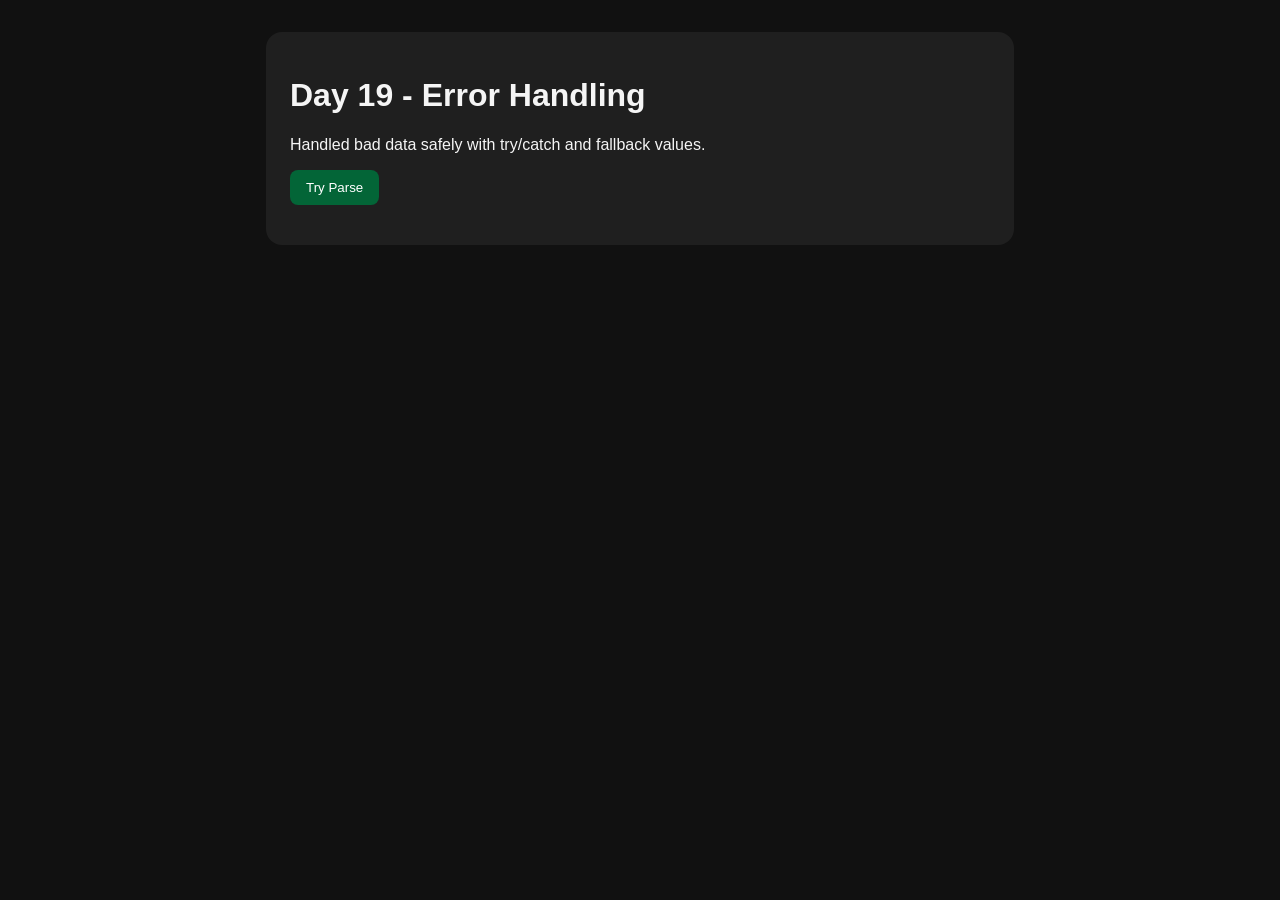
<file: Day-19/index.html>
<!DOCTYPE html>
<html lang="en">
<head>
  <meta charset="UTF-8" />
  <meta name="viewport" content="width=device-width, initial-scale=1.0" />
  <title>Day 19 - Error Handling</title>
  <style>body{font-family:Segoe UI,sans-serif;background:#111;color:#f5f5f5;padding:24px;} .card{max-width:700px;margin:auto;background:#1f1f1f;padding:24px;border-radius:16px;} button{padding:10px 16px;border:none;border-radius:8px;background:#036537;color:white;cursor:pointer;} #result{margin-top:16px;color:#f0d5a8;}</style>
</head>
<body>
  <div class="card">
    <h1>Day 19 - Error Handling</h1>
    <p>Handled bad data safely with try/catch and fallback values.</p>
    <button id="runBtn">Try Parse</button>
    <div id="result"></div>
  </div>
  <script>
    const runBtn = document.getElementById('runBtn');
    const result = document.getElementById('result');
    runBtn.addEventListener('click', () => {
      const badJson = '{"name": "Far"';
      try {
        const data = JSON.parse(badJson);
        result.textContent = 'Parsed data: ' + JSON.stringify(data);
      } catch (error) {
        result.textContent = 'Fallback used because parsing failed: ' + error.message;
      }
    });
  </script>
</body>
</html>
</file>
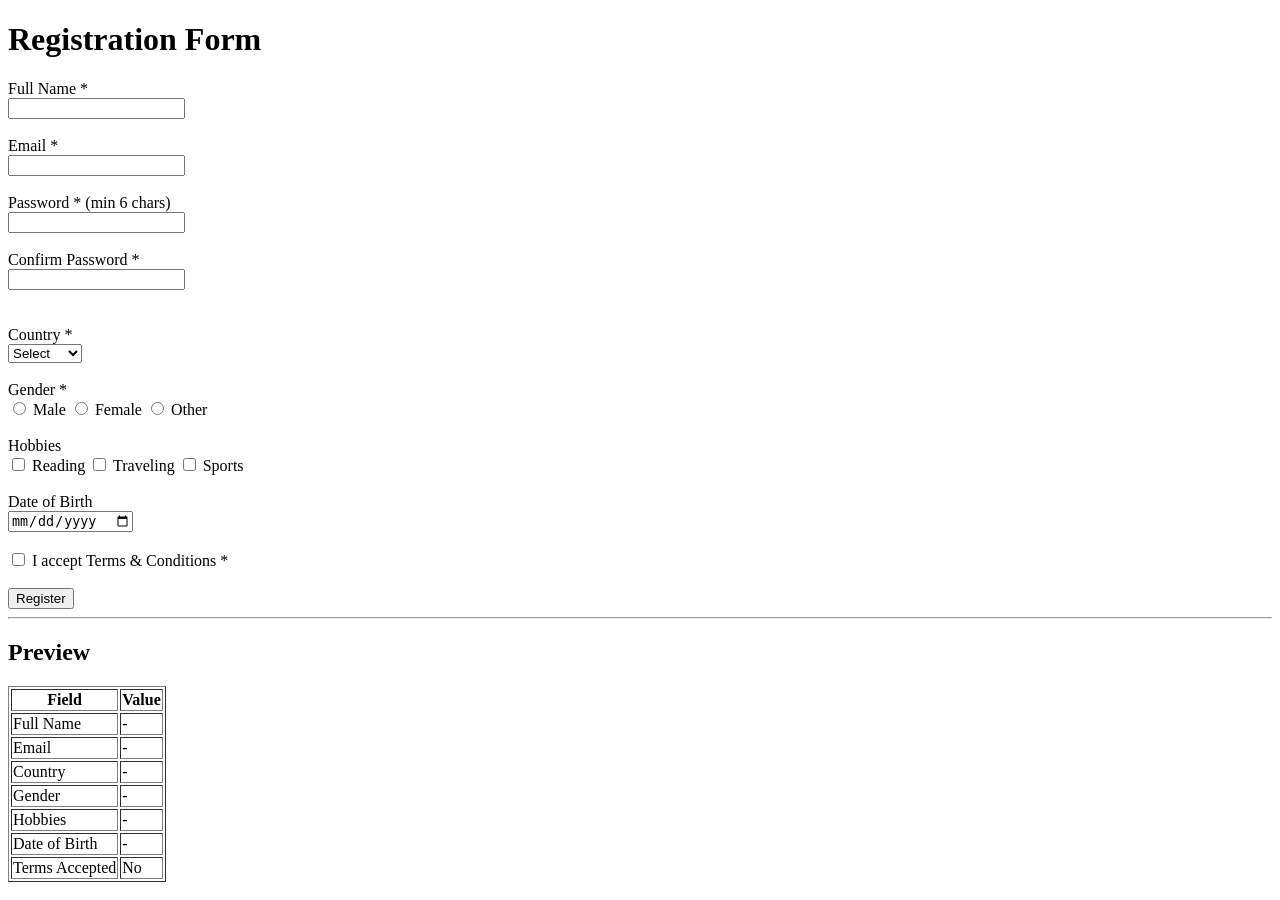
<file: Day-2/index.html>
<!DOCTYPE html>
<html lang="en">
<head>
    <meta charset="UTF-8">
    <title>Registration Form</title>
</head>
<body>
    <h1>Registration Form</h1>

    <form id="regForm">
        <label>Full Name *</label><br>
        <input type="text" id="fullname" name="fullname" required><br><br>

        <label>Email *</label><br>
        <input type="email" id="email" name="email" required><br><br>

        <label>Password * (min 6 chars)</label><br>
        <input type="password" id="password" name="password" minlength="6" required><br><br>

        <label>Confirm Password *</label><br>
        <input type="password" id="confirm" required><br>
        <span id="passError" style="color:red;"></span><br><br>

        <label>Country *</label><br>
        <select id="country" required>
            <option value="">Select</option>
            <option>Pakistan</option>
            <option>India</option>
            <option>USA</option>
            <option>UK</option>
        </select><br><br>

        <label>Gender *</label><br>
        <input type="radio" name="gender" value="Male" required> Male
        <input type="radio" name="gender" value="Female"> Female
        <input type="radio" name="gender" value="Other"> Other<br><br>

        <label>Hobbies</label><br>
        <input type="checkbox" name="hobby" value="Reading"> Reading
        <input type="checkbox" name="hobby" value="Traveling"> Traveling
        <input type="checkbox" name="hobby" value="Sports"> Sports<br><br>

        <label>Date of Birth</label><br>
        <input type="date" id="dob"><br><br>

        <label>
            <input type="checkbox" id="terms" required> I accept Terms & Conditions *
        </label><br><br>

        <button type="submit">Register</button>
    </form>

    <hr>

    <h2>Preview</h2>
    <table border="1">
        <tr><th>Field</th><th>Value</th></tr>
        <tr><td>Full Name</td><td id="previewName">-</td></tr>
        <tr><td>Email</td><td id="previewEmail">-</td></tr>
        <tr><td>Country</td><td id="previewCountry">-</td></tr>
        <tr><td>Gender</td><td id="previewGender">-</td></tr>
        <tr><td>Hobbies</td><td id="previewHobbies">-</td></tr>
        <tr><td>Date of Birth</td><td id="previewDob">-</td></tr>
        <tr><td>Terms Accepted</td><td id="previewTerms">No</td></tr>
    </table>
    <script src="script.js"></script>
</body>
</html>
</file>
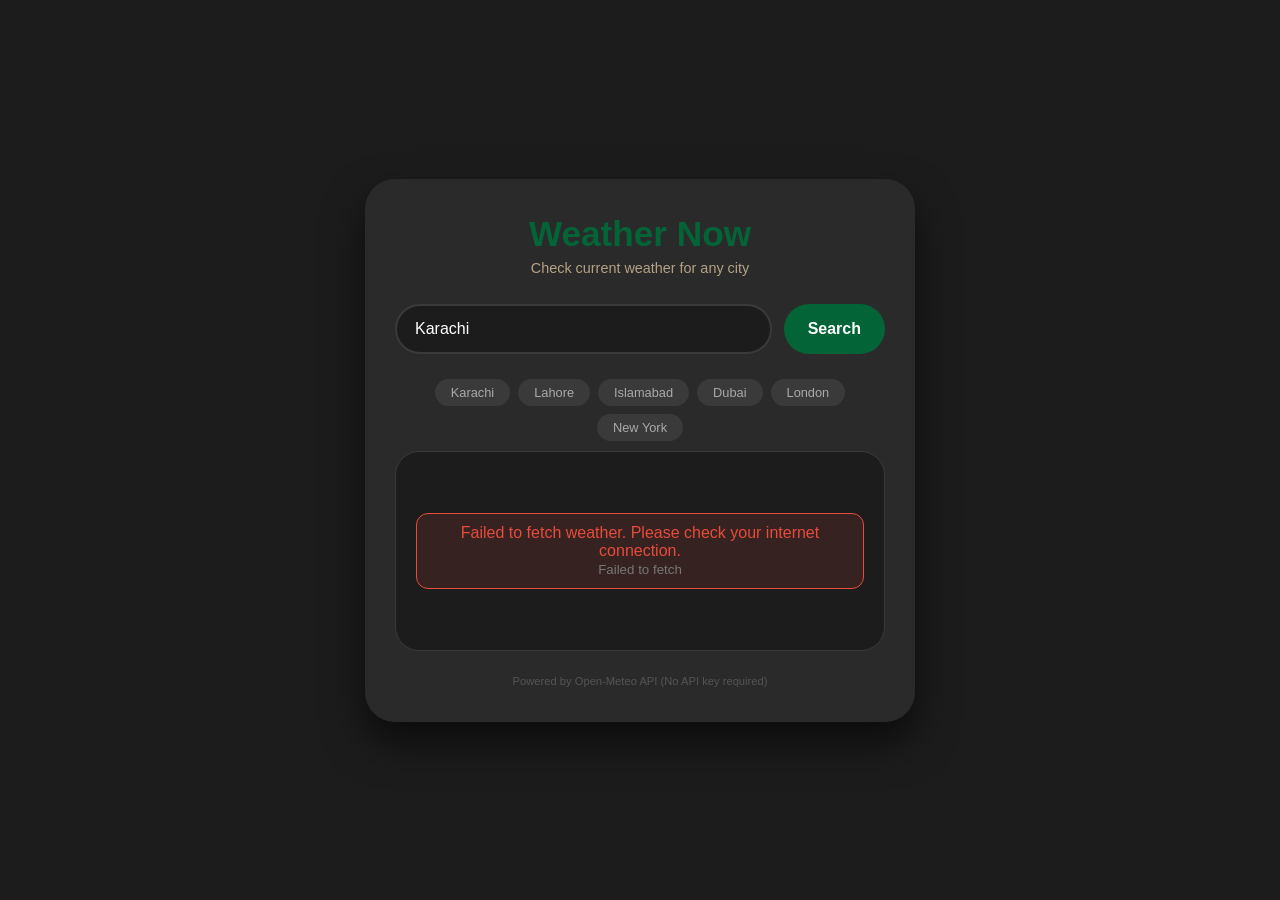
<file: Day-20/index.html>
<!DOCTYPE html>
<html lang="en">
<head>
    <meta charset="UTF-8" />
    <meta name="viewport" content="width=device-width, initial-scale=1.0" />
    <title>Day 20 - Weather App</title>
    <link rel="stylesheet" href="style.css">
</head>
<body>

    <div class="container">
        <h1>Weather Now</h1>
        <p class="sub-heading">Check current weather for any city</p>

        <!-- Search -->
        <div class="search-box">
            <input type="text" id="cityInput" placeholder="Enter city name..." value="Karachi" />
            <button id="searchBtn">Search</button>
        </div>

        <!-- Quick suggestions -->
        <div class="city-suggestions">
            <button data-city="Karachi">Karachi</button>
            <button data-city="Lahore">Lahore</button>
            <button data-city="Islamabad">Islamabad</button>
            <button data-city="Dubai">Dubai</button>
            <button data-city="London">London</button>
            <button data-city="New York">New York</button>
        </div>

        <!-- Weather Output -->
        <div class="weather-card" id="weatherCard">
            <div id="weatherContent">
                <div class="loading">⏳ Loading weather...</div>
            </div>
        </div>

        <p class="footer-text">Powered by Open-Meteo API (No API key required)</p>
    </div>

    <script>
        // ============================================================
        //  CITY COORDINATES MAPPING (Latitude & Longitude)
        // ============================================================
        const cityCoordinates = {
            'karachi': { lat: 24.8607, lon: 67.0011 },
            'lahore': { lat: 31.5204, lon: 74.3587 },
            'islamabad': { lat: 33.6844, lon: 73.0479 },
            'dubai': { lat: 25.2048, lon: 55.2708 },
            'london': { lat: 51.5074, lon: -0.1278 },
            'new york': { lat: 40.7128, lon: -74.0060 },
            'tokyo': { lat: 35.6762, lon: 139.6503 },
            'sydney': { lat: -33.8688, lon: 151.2093 },
            'moscow': { lat: 55.7558, lon: 37.6173 },
            'paris': { lat: 48.8566, lon: 2.3522 },
        };

        // ============================================================
        //  WEATHER CODE MAPPING (Open-Meteo)
        // ============================================================
        const weatherCodes = {
            0: { desc: 'Clear sky', icon: '☀️' },
            1: { desc: 'Mainly clear', icon: '🌤️' },
            2: { desc: 'Partly cloudy', icon: '⛅' },
            3: { desc: 'Overcast', icon: '☁️' },
            45: { desc: 'Fog', icon: '🌫️' },
            48: { desc: 'Depositing rime fog', icon: '🌫️' },
            51: { desc: 'Light drizzle', icon: '🌦️' },
            53: { desc: 'Moderate drizzle', icon: '🌦️' },
            55: { desc: 'Dense drizzle', icon: '🌧️' },
            56: { desc: 'Light freezing drizzle', icon: '🌧️' },
            57: { desc: 'Dense freezing drizzle', icon: '🌧️' },
            61: { desc: 'Slight rain', icon: '🌦️' },
            63: { desc: 'Moderate rain', icon: '🌧️' },
            65: { desc: 'Heavy rain', icon: '🌧️' },
            66: { desc: 'Light freezing rain', icon: '🌧️' },
            67: { desc: 'Heavy freezing rain', icon: '🌧️' },
            71: { desc: 'Slight snow fall', icon: '🌨️' },
            73: { desc: 'Moderate snow fall', icon: '🌨️' },
            75: { desc: 'Heavy snow fall', icon: '❄️' },
            77: { desc: 'Snow grains', icon: '❄️' },
            80: { desc: 'Slight rain showers', icon: '🌦️' },
            81: { desc: 'Moderate rain showers', icon: '🌧️' },
            82: { desc: 'Violent rain showers', icon: '⛈️' },
            85: { desc: 'Slight snow showers', icon: '🌨️' },
            86: { desc: 'Heavy snow showers', icon: '❄️' },
            95: { desc: 'Thunderstorm', icon: '⛈️' },
            96: { desc: 'Thunderstorm with slight hail', icon: '⛈️' },
            99: { desc: 'Thunderstorm with heavy hail', icon: '⛈️' },
        };

        // ============================================================
        //  DOM REFERENCES
        // ============================================================
        const cityInput = document.getElementById('cityInput');
        const searchBtn = document.getElementById('searchBtn');
        const weatherContent = document.getElementById('weatherContent');

        // ============================================================
        //  HELPER FUNCTIONS
        // ============================================================

        // Get weather description and icon from code
        function getWeatherInfo(code) {
            return weatherCodes[code] || { desc: 'Unknown', icon: '❓' };
        }

        // Get coordinates for a city (case-insensitive)
        function getCoordinates(cityName) {
            const normalized = cityName.trim().toLowerCase();
            return cityCoordinates[normalized] || null;
        }

        // ============================================================
        //  MAIN FETCH FUNCTION (using Async/Await with Error Handling)
        // ============================================================
        async function fetchWeather(city) {
            const coords = getCoordinates(city);

            // 1. Validate city
            if (!coords) {
                weatherContent.innerHTML = `
                    <div class="error-msg">
                        City "${city}" not found. Try Karachi, Lahore, Dubai, London, New York, etc.
                    </div>
                `;
                return;
            }

            const { lat, lon } = coords;
            const url = `https://api.open-meteo.com/v1/forecast?latitude=${lat}&longitude=${lon}&current_weather=true&timezone=auto`;

            // 2. Show loading state
            weatherContent.innerHTML = `<div class="loading">Fetching weather for ${city}...</div>`;

            try {
                // 3. Fetch API call
                const response = await fetch(url);

                // 4. Check if response is ok (status 200-299)
                if (!response.ok) {
                    throw new Error(`HTTP error! Status: ${response.status}`);
                }

                // 5. Parse JSON
                const data = await response.json();

                // 6. Check if current_weather exists
                if (!data.current_weather) {
                    throw new Error('No weather data available for this location.');
                }

                // 7. Extract data using destructuring
                const { temperature, windspeed, weathercode } = data.current_weather;
                const weatherInfo = getWeatherInfo(weathercode);

                // 8. Display weather
                weatherContent.innerHTML = `
                    <div class="city-name">${city}</div>
                    <div class="weather-icon">${weatherInfo.icon}</div>
                    <div class="temp">${Math.round(temperature)}°C</div>
                    <div class="description">${weatherInfo.desc}</div>
                    <div class="extra">
                        <span><i class="fas fa-wind"></i> Wind: ${windspeed} km/h</span>
                        <span><i class="fas fa-thermometer-half"></i> Feels like: ${Math.round(temperature)}°C</span>
                    </div>
                `;

                console.log(`Weather fetched for ${city}:`, data.current_weather);

            } catch (error) {
                // 9. Catch any network or parsing errors
                console.error('Fetch error:', error);
                weatherContent.innerHTML = `
                    <div class="error-msg">
                        Failed to fetch weather. Please check your internet connection.
                        <br /><small style="color:#777;">${error.message}</small>
                    </div>
                `;
            }
        }

        // ============================================================
        //  EVENT HANDLERS
        // ============================================================

        // Search button click
        searchBtn.addEventListener('click', () => {
            const city = cityInput.value.trim();
            if (city === '') {
                weatherContent.innerHTML = `<div class="error-msg">⚠️ Please enter a city name.</div>`;
                return;
            }
            fetchWeather(city);
        });

        // Enter key in input
        cityInput.addEventListener('keypress', (e) => {
            if (e.key === 'Enter') {
                searchBtn.click();
            }
        });

        // Quick suggestion buttons
        document.querySelectorAll('.city-suggestions button').forEach(btn => {
            btn.addEventListener('click', () => {
                const city = btn.dataset.city;
                cityInput.value = city;
                fetchWeather(city);
            });
        });

        // ============================================================
        //  INITIAL LOAD (Karachi weather on page load)
        // ============================================================
        window.addEventListener('DOMContentLoaded', () => {
            // Load Karachi by default
            fetchWeather('Karachi');
        });

        console.log('Day 20 - Weather App is ready!');
        console.log('Search for a city or click suggestions.');
    </script>
</body>
</html>
</file>
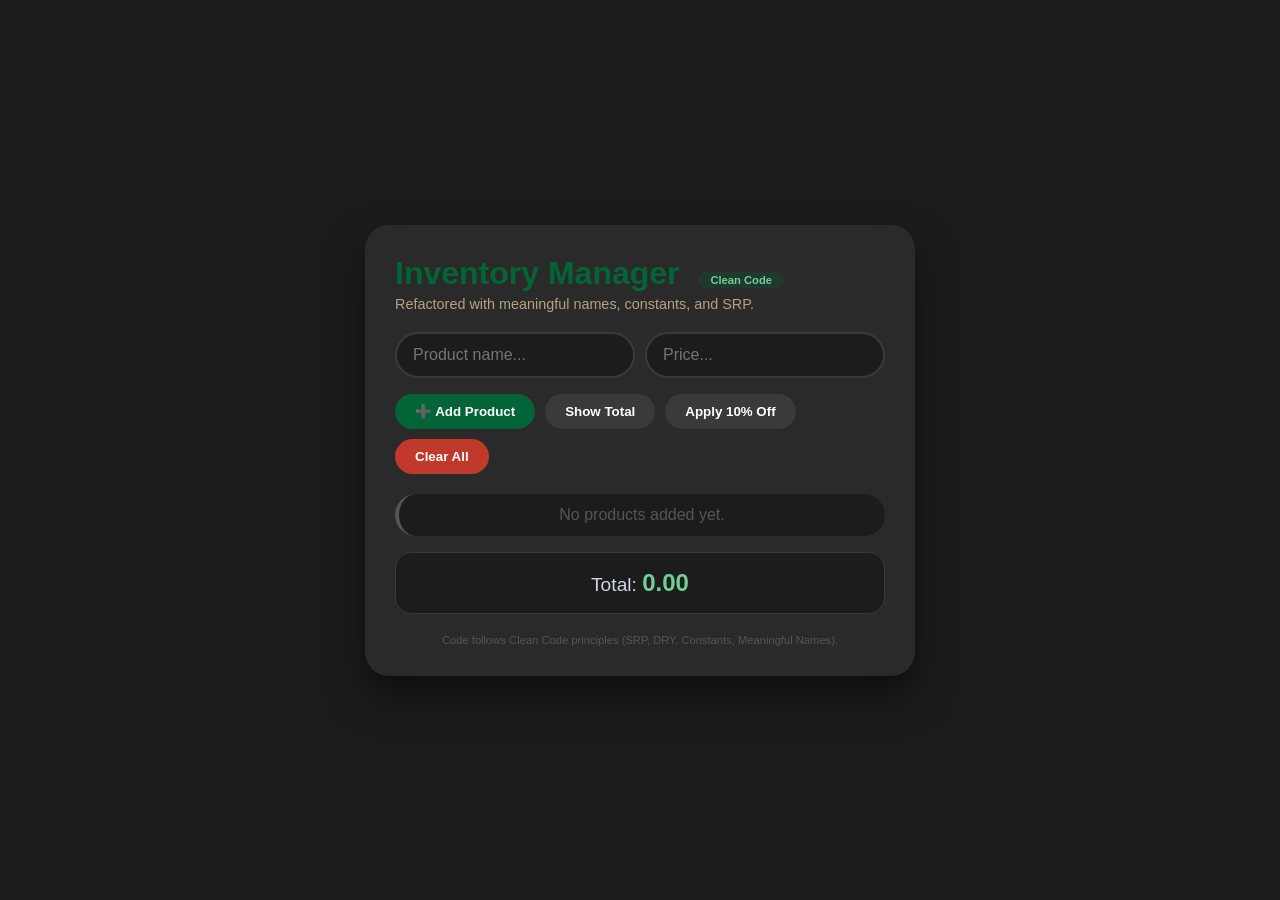
<file: Day-24/index.html>
<!DOCTYPE html>
<html lang="en">
<head>
    <meta charset="UTF-8" />
    <meta name="viewport" content="width=device-width, initial-scale=1.0" />
    <title>Day 24 - Clean Code Refactored</title>
    <style>
        * { margin: 0; padding: 0; box-sizing: border-box; }
        body {
            font-family: 'Segoe UI', Tahoma, Geneva, Verdana, sans-serif;
            background: #1C1C1D;
            color: #CED6E3;
            display: flex;
            justify-content: center;
            align-items: center;
            min-height: 100vh;
            padding: 20px;
        }
        .container {
            max-width: 550px;
            width: 100%;
            background: #2a2a2b;
            padding: 30px;
            border-radius: 24px;
            box-shadow: 0 20px 40px rgba(0,0,0,0.5);
        }
        h1 { color: #036537; margin-bottom: 4px; }
        .sub { color: #F0D5A8; opacity: 0.7; margin-bottom: 20px; font-size: 0.9rem; }
        .input-row { display: flex; flex-wrap: wrap; gap: 10px; margin-bottom: 16px; }
        .input-row input {
            flex: 1;
            padding: 12px 16px;
            border-radius: 30px;
            border: 2px solid #3a3a3b;
            background: #1C1C1D;
            color: white;
            font-size: 1rem;
            outline: none;
            min-width: 120px;
        }
        .input-row input:focus { border-color: #036537; }
        .btn-group { display: flex; flex-wrap: wrap; gap: 10px; margin-bottom: 20px; }
        .btn {
            padding: 10px 20px;
            border: none;
            border-radius: 30px;
            background: #036537;
            color: white;
            font-weight: 600;
            cursor: pointer;
            transition: 0.3s;
        }
        .btn:hover { background: #048c4a; transform: scale(1.02); }
        .btn-secondary { background: #3a3a3b; }
        .btn-secondary:hover { background: #555; }
        .btn-danger { background: #c0392b; }
        .btn-danger:hover { background: #e74c3c; }

        #productList { list-style: none; padding: 0; margin: 16px 0; }
        #productList li {
            background: #1C1C1D;
            padding: 12px 16px;
            margin-bottom: 8px;
            border-radius: 30px;
            border-left: 4px solid #036537;
            display: flex;
            justify-content: space-between;
            color: #F0D5A8;
        }
        #productList li .price-tag { color: #6fcf97; font-weight: bold; }

        .total-box {
            background: #1C1C1D;
            padding: 16px;
            border-radius: 16px;
            text-align: center;
            font-size: 1.2rem;
            margin-top: 10px;
            border: 1px solid #3a3a3b;
        }
        .total-box span { color: #6fcf97; font-size: 1.5rem; font-weight: bold; }

        .badge-clean {
            background: #03653740;
            color: #6fcf97;
            padding: 2px 12px;
            border-radius: 30px;
            font-size: 0.7rem;
            margin-left: 10px;
        }
        .footer { margin-top: 20px; font-size: 0.7rem; color: #555; text-align: center; }
    </style>
</head>
<body>
    <div class="container">
        <h1>Inventory Manager <span class="badge-clean">Clean Code</span></h1>
        <p class="sub">Refactored with meaningful names, constants, and SRP.</p>

        <!-- Input Row -->
        <div class="input-row">
            <input type="text" id="productNameInput" placeholder="Product name..." />
            <input type="number" id="productPriceInput" placeholder="Price..." />
        </div>

        <!-- Buttons -->
        <div class="btn-group">
            <button class="btn" id="addProductBtn">➕ Add Product</button>
            <button class="btn btn-secondary" id="calculateTotalBtn">Show Total</button>
            <button class="btn btn-secondary" id="applyDiscountBtn">Apply 10% Off</button>
            <button class="btn btn-danger" id="clearAllBtn">Clear All</button>
        </div>

        <!-- Product List -->
        <ul id="productList"></ul>

        <!-- Total Display -->
        <div class="total-box" id="totalDisplay">
            Total: <span id="totalAmount">0.00</span>
        </div>
        <p class="footer">Code follows Clean Code principles (SRP, DRY, Constants, Meaningful Names).</p>
    </div>

    <script>
        // ==========================================================
        //  1. CONSTANTS (No Magic Numbers!)
        // ==========================================================
        const TAX_RATE = 0.05;         // 5% tax
        const DISCOUNT_RATE = 0.10;    // 10% discount

        // ==========================================================
        //  2. STATE (Meaningful variable name)
        // ==========================================================
        let products = [];

        // ==========================================================
        //  3. DOM REFERENCES (Clean, cached)
        // ==========================================================
        const productListEl = document.getElementById('productList');
        const totalAmountEl = document.getElementById('totalAmount');
        const totalDisplayEl = document.getElementById('totalDisplay');
        const productNameInput = document.getElementById('productNameInput');
        const productPriceInput = document.getElementById('productPriceInput');

        // ==========================================================
        //  4. HELPER / PURE FUNCTIONS (SRP - Single Responsibility)
        // ==========================================================

        // Calculate subtotal (sum of all product prices)
        function calculateSubtotal(items) {
            return items.reduce((sum, item) => sum + item.price, 0);
        }

        // Calculate total after tax
        function calculateTotalWithTax(subtotal) {
            return subtotal * (1 + TAX_RATE);
        }

        // Calculate total after discount
        function calculateTotalWithDiscount(subtotal) {
            const totalWithTax = calculateTotalWithTax(subtotal);
            return totalWithTax * (1 - DISCOUNT_RATE);
        }

        // Render the product list (UI update)
        function renderProducts() {
            if (products.length === 0) {
                productListEl.innerHTML = '<li style="color:#555; border-left-color:#555; justify-content:center;">No products added yet.</li>';
                return;
            }

            // Using map to generate list items (DRY)
            const listHtml = products
                .map((product, index) => {
                    return `<li>
                        <span>${product.name}</span>
                        <span class="price-tag">$${product.price.toFixed(2)}</span>
                    </li>`;
                })
                .join('');

            productListEl.innerHTML = listHtml;
        }

        // Update total display (with optional flag for discount)
        function updateTotalDisplay(applyDiscount = false) {
            if (products.length === 0) {
                totalAmountEl.textContent = '0.00';
                totalDisplayEl.innerHTML = `Total: <span id="totalAmount">0.00</span>`;
                return;
            }

            const subtotal = calculateSubtotal(products);
            let finalTotal;

            if (applyDiscount) {
                finalTotal = calculateTotalWithDiscount(subtotal);
                totalDisplayEl.innerHTML = `💰 Total (with 10% discount): <span id="totalAmount">${finalTotal.toFixed(2)}</span>`;
            } else {
                finalTotal = calculateTotalWithTax(subtotal);
                totalDisplayEl.innerHTML = `🧾 Total (incl. 5% tax): <span id="totalAmount">${finalTotal.toFixed(2)}</span>`;
            }
        }

        // Reset input fields
        function clearInputs() {
            productNameInput.value = '';
            productPriceInput.value = '';
            productNameInput.focus();
        }

        // ==========================================================
        //  5. CRUD OPERATIONS (Action functions)
        // ==========================================================

        // Add Product
        function addProduct() {
            const name = productNameInput.value.trim();
            const price = parseFloat(productPriceInput.value);

            // Input validation
            if (name === '' || isNaN(price) || price <= 0) {
                alert('Please enter a valid product name and price (greater than 0).');
                return;
            }

            // Add to state
            products.push({ name, price });

            // Update UI
            renderProducts();
            updateTotalDisplay(false); // Show normal total
            clearInputs();
        }

        // Show Total (without discount)
        function showTotal() {
            if (products.length === 0) {
                alert('No products to calculate!');
                return;
            }
            updateTotalDisplay(false);
        }

        // Apply Discount
        function applyDiscount() {
            if (products.length === 0) {
                alert('No products to discount!');
                return;
            }
            updateTotalDisplay(true);
        }

        // Clear All Products
        function clearAllProducts() {
            if (products.length === 0) return;
            if (confirm('Delete all products?')) {
                products = [];
                renderProducts();
                updateTotalDisplay(false);
            }
        }

        // ==========================================================
        //  6. EVENT LISTENERS (Clean separation)
        // ==========================================================
        document.getElementById('addProductBtn').addEventListener('click', addProduct);
        document.getElementById('calculateTotalBtn').addEventListener('click', showTotal);
        document.getElementById('applyDiscountBtn').addEventListener('click', applyDiscount);
        document.getElementById('clearAllBtn').addEventListener('click', clearAllProducts);

        // Enter key support
        productNameInput.addEventListener('keypress', (e) => {
            if (e.key === 'Enter') productPriceInput.focus();
        });
        productPriceInput.addEventListener('keypress', (e) => {
            if (e.key === 'Enter') addProduct();
        });

        // ==========================================================
        //  7. INITIAL RENDER
        // ==========================================================
        renderProducts();
        updateTotalDisplay(false);

        console.log('Clean Code refactored successfully!');
        console.log('Notice: Constants, SRP, DRY, and meaningful names.');
    </script>
</body>
</html>
</file>
<file: Day-20/style.css>
* {
  margin: 0;
  padding: 0;
  box-sizing: border-box;
}

body {
  font-family: "Segoe UI", Tahoma, Geneva, Verdana, sans-serif;
  background: #1c1c1d;
  color: #ced6e3;
  min-height: 100vh;
  display: flex;
  justify-content: center;
  align-items: center;
  padding: 20px;
}

.container {
  max-width: 550px;
  width: 100%;
  background: #2a2a2b;
  padding: 35px 30px;
  border-radius: 30px;
  box-shadow: 0 20px 40px rgba(0, 0, 0, 0.6);
  text-align: center;
}

h1 {
  color: #036537;
  font-size: 2.2rem;
  margin-bottom: 6px;
}

.sub-heading {
  color: #f0d5a8;
  opacity: 0.7;
  font-size: 0.9rem;
  margin-bottom: 28px;
}

.search-box {
  display: flex;
  gap: 12px;
  margin-bottom: 25px;
}

.search-box input {
  flex: 1;
  padding: 14px 18px;
  border-radius: 30px;
  border: 2px solid #3a3a3b;
  background: #1c1c1d;
  color: white;
  font-size: 1rem;
  outline: none;
  transition: border-color 0.3s;
}

.search-box input:focus {
  border-color: #036537;
}

.search-box input::placeholder {
  color: #777;
}

.search-box button {
  padding: 14px 24px;
  border-radius: 30px;
  border: none;
  background: #036537;
  color: white;
  font-weight: 600;
  font-size: 1rem;
  cursor: pointer;
  transition: all 0.3s;
  white-space: nowrap;
}

.search-box button:hover {
  background: #048c4a;
  transform: scale(1.02);
}

.search-box button:disabled {
  opacity: 0.5;
  cursor: not-allowed;
  transform: none;
}

/* Weather Card */
.weather-card {
  background: #1c1c1d;
  border-radius: 24px;
  padding: 30px 20px;
  margin-top: 10px;
  border: 1px solid #3a3a3b;
  transition: all 0.3s;
  min-height: 200px;
  display: flex;
  flex-direction: column;
  justify-content: center;
}

.weather-card .city-name {
  font-size: 1.8rem;
  font-weight: bold;
  color: #ced6e3;
}

.weather-card .temp {
  font-size: 4rem;
  font-weight: 700;
  color: #6fcf97;
  margin: 10px 0 5px;
}

.weather-card .description {
  font-size: 1.2rem;
  color: #f0d5a8;
  margin-bottom: 8px;
}

.weather-card .extra {
  font-size: 0.95rem;
  color: #aaa;
  display: flex;
  justify-content: center;
  gap: 30px;
  flex-wrap: wrap;
}

.weather-card .extra span i {
  color: #036537;
  margin-right: 6px;
}

.loading {
  color: #aaa;
  font-size: 1.1rem;
}

.error-msg {
  color: #e74c3c;
  font-weight: 500;
  padding: 10px;
  background: #e74c3c20;
  border-radius: 12px;
  border: 1px solid #e74c3c;
}

.weather-icon {
  font-size: 4rem;
  margin-bottom: 5px;
}

.footer-text {
  margin-top: 24px;
  font-size: 0.7rem;
  color: #555;
}

.city-suggestions {
  display: flex;
  flex-wrap: wrap;
  gap: 8px;
  justify-content: center;
  margin-top: 12px;
}

.city-suggestions button {
  background: #3a3a3b;
  border: none;
  color: #aaa;
  padding: 6px 16px;
  border-radius: 30px;
  font-size: 0.8rem;
  cursor: pointer;
  transition: all 0.3s;
}

.city-suggestions button:hover {
  background: #036537;
  color: white;
}
</file>
